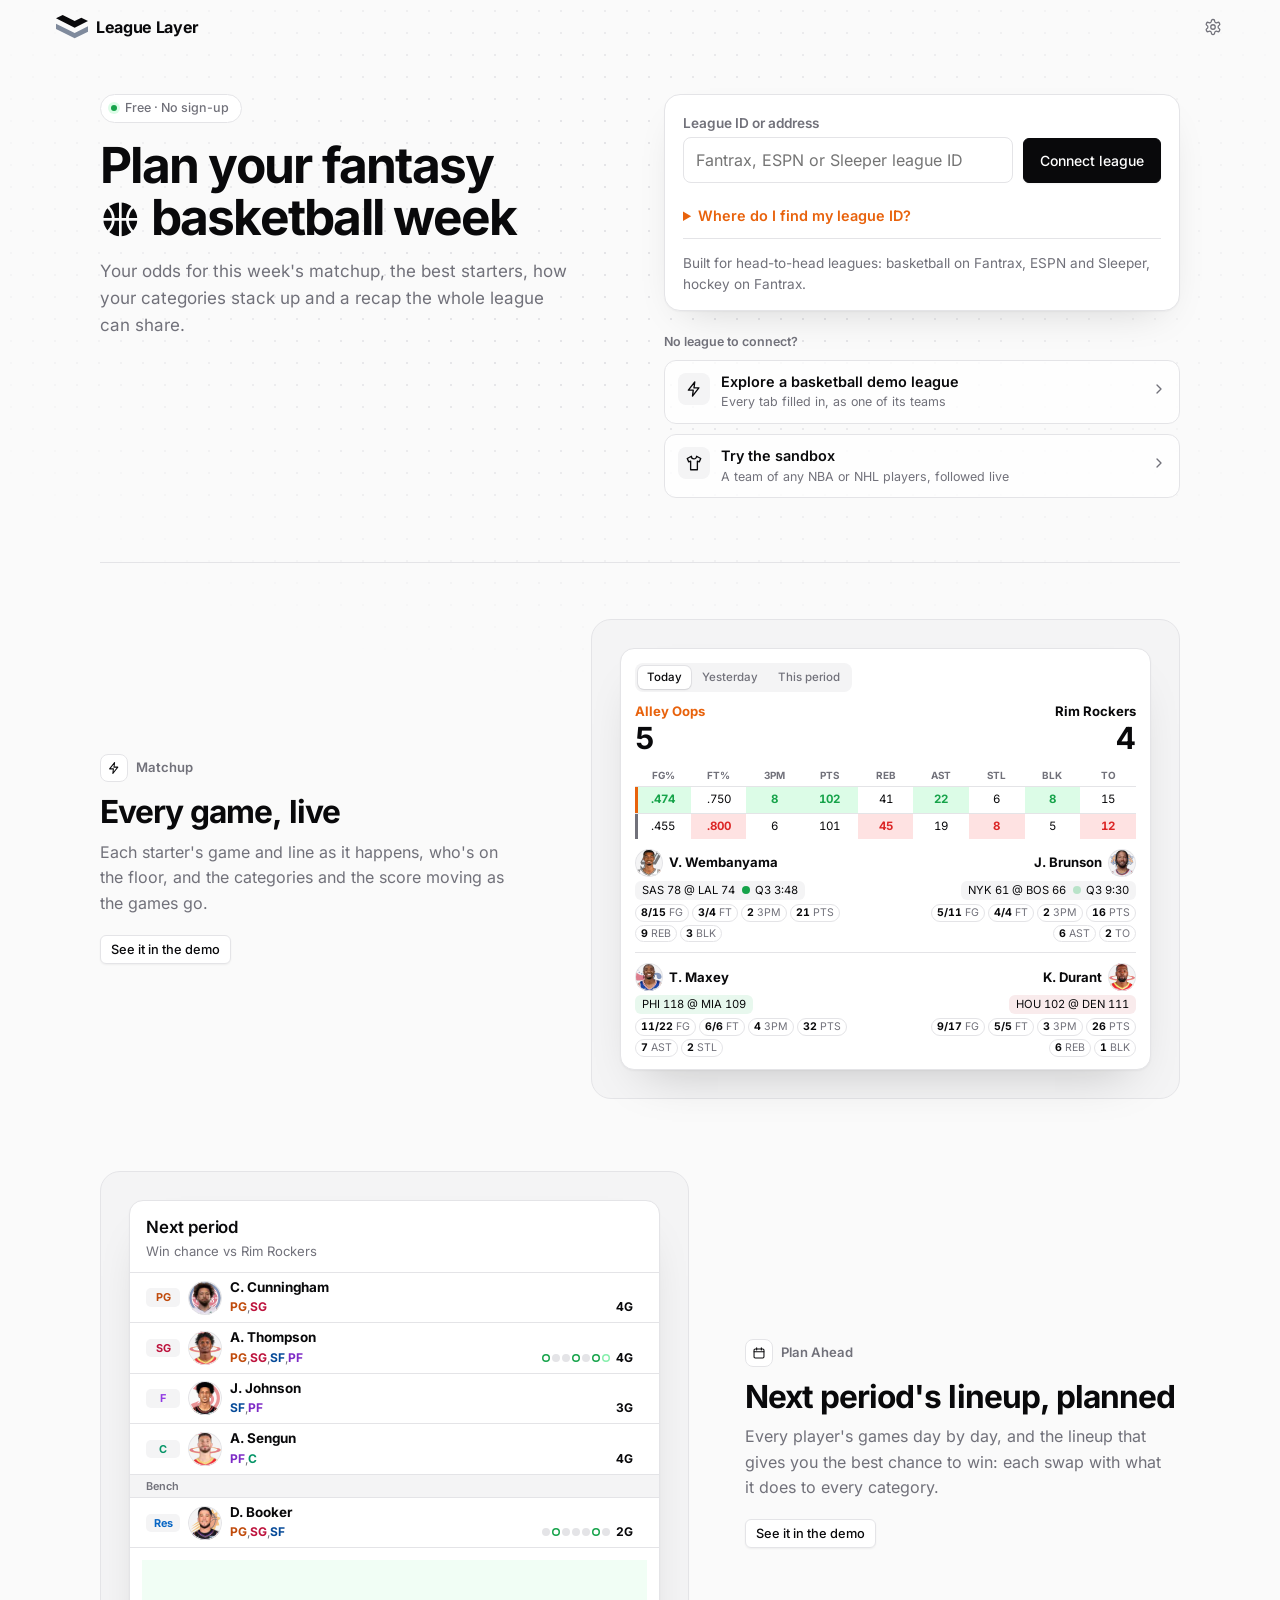
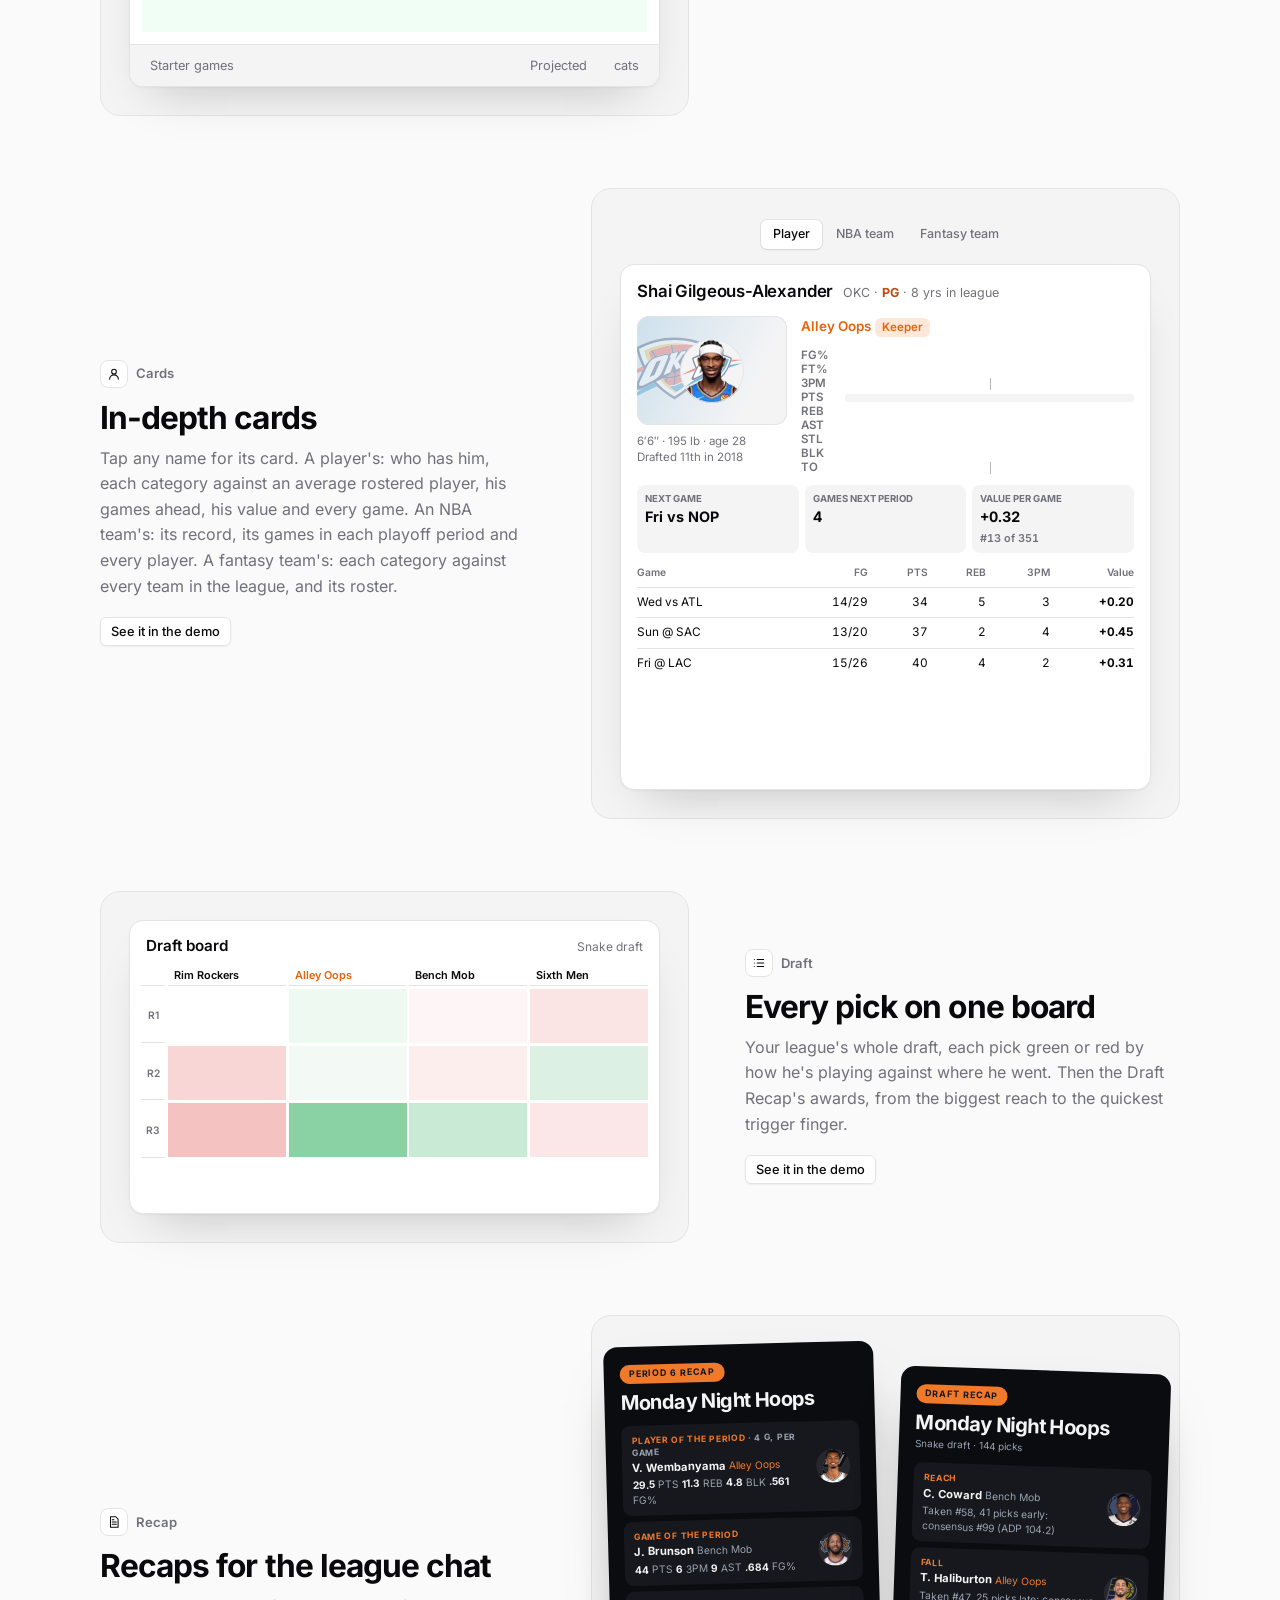
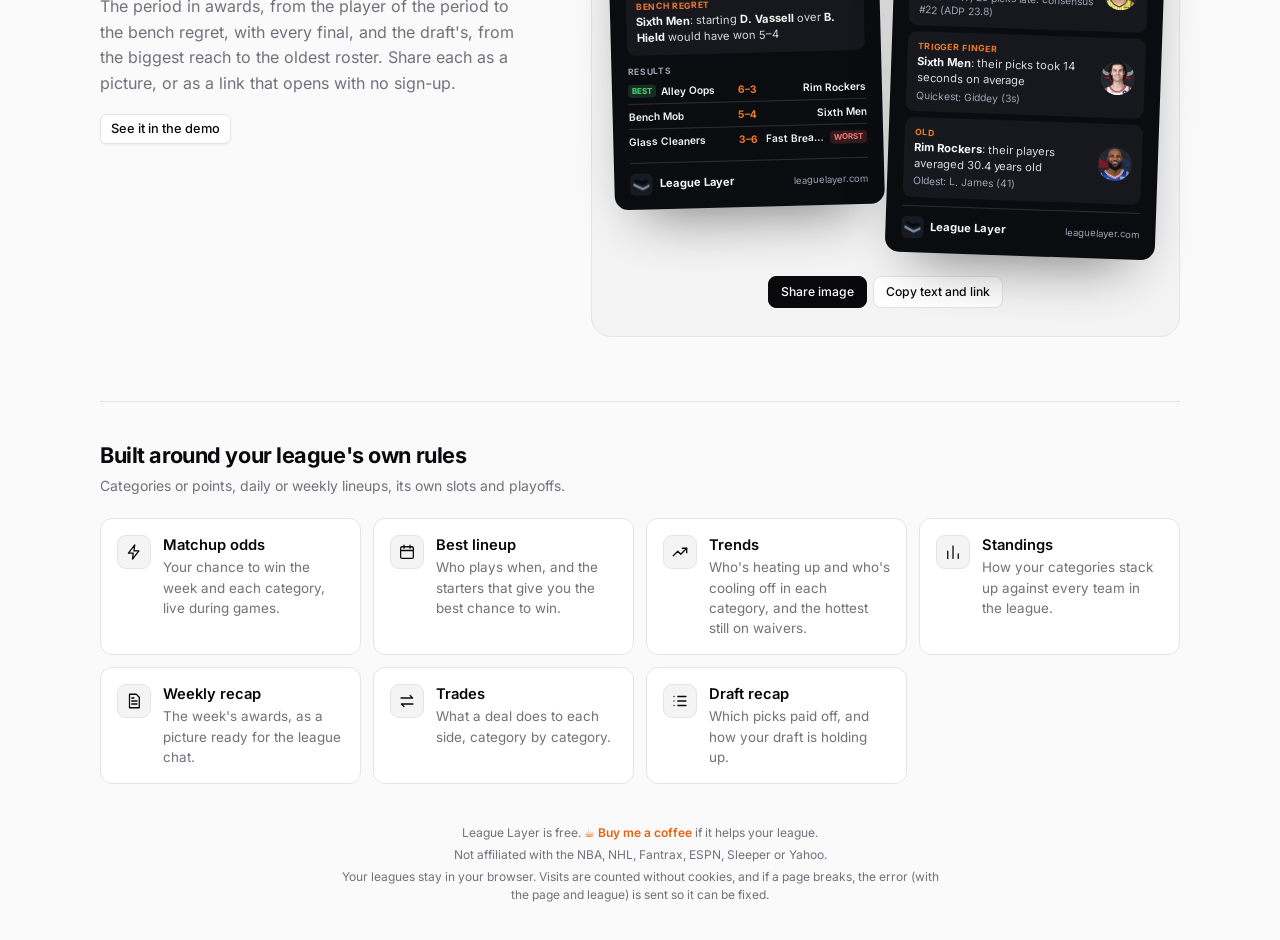
<file: index.html>
<!doctype html>
<html lang="en">
<head>
  <meta charset="utf-8">
  <meta name="viewport" content="width=device-width, initial-scale=1">
  <!-- where the page may load from: a second guard behind esc(), so text a league's members type can never run as script
       (no inline script, the site's own files only). A new outside source (a photo server, a site's API) goes in here
       too, or browsers block it: a test checks every https:// address in js/ is listed, and a blocked one is in the error log -->
  <meta http-equiv="Content-Security-Policy" content="default-src 'self'; script-src 'self' https://static.cloudflareinsights.com; style-src 'self' 'unsafe-inline'; img-src 'self' data: blob: https://cdn.nba.com https://a.espncdn.com https://flagcdn.com; font-src 'self'; connect-src 'self' https://api.leaguelayer.com https://www.fantrax.com https://api.sleeper.app https://lm-api-reads.fantasy.espn.com https://site.api.espn.com https://cloudflareinsights.com; manifest-src 'self'; object-src 'none'; base-uri 'self'; form-action 'self'">
  <title>League Layer</title>
  <meta name="description" content="Plan your fantasy basketball or hockey week: matchup odds, the best starters, how your categories stack up and a weekly recap for the whole league. Free, no sign-up.">
  <!-- what a shared link shows (Discord, iMessage, Reddit, X...): crawlers don't run the script, so every address shows this; the picture is drawn by scripts/build_icons.py -->
  <meta property="og:type" content="website">
  <meta property="og:site_name" content="League Layer">
  <meta property="og:title" content="League Layer: plan your fantasy basketball or hockey week">
  <meta property="og:description" content="Your odds for this week's matchup, the best starters, how your categories stack up and a weekly recap for the whole league. Free, no sign-up.">
  <meta property="og:url" content="https://leaguelayer.com/">
  <meta property="og:image" content="https://leaguelayer.com/icons/og.png">
  <meta property="og:image:type" content="image/png">
  <meta property="og:image:width" content="1200">
  <meta property="og:image:height" content="630">
  <meta property="og:image:alt" content="League Layer: this week's win odds and each category, yours against your opponent's">
  <meta name="twitter:card" content="summary_large_image">
  <link rel="icon" href="data:image/svg+xml,<svg xmlns='http://www.w3.org/2000/svg' viewBox='6 9.5 52 52'><style>.a{fill:%23161a22}@media (prefers-color-scheme:dark){.a{fill:%23ffffff}}</style><polygon class='a' points='36,37 56,27 46,22 36,27 18,18 8,23'/><polygon fill='%237f8a9c' points='8,31 36,45 56,35 56,43 36,53 8,39'/></svg>">
  <!-- on a phone's home screen: full screen, with its own icon and name -->
  <link rel="manifest" href="manifest.webmanifest">
  <link rel="apple-touch-icon" href="icons/apple-touch-icon.png">
  <meta name="mobile-web-app-capable" content="yes">
  <meta name="apple-mobile-web-app-capable" content="yes">
  <meta name="apple-mobile-web-app-title" content="League Layer">
  <meta name="apple-mobile-web-app-status-bar-style" content="default">
  <meta name="theme-color" content="#ffffff" media="(prefers-color-scheme: light)">
  <meta name="theme-color" content="#141416" media="(prefers-color-scheme: dark)">
  <!-- ?v= is stamped with each deploy's version, so a refresh always fetches the new files -->
  <link rel="preload" href="fonts/inter-latin.woff2" as="font" type="font/woff2" crossorigin>
  <link rel="stylesheet" href="styles.css?v=__BUILD__">
</head>
<body>
  <!-- the league on the left; the team picker and settings on the right -->
  <div class="head">
    <div class="head-inner">
      <div id="leagueMenu"></div>
      <div class="top-right"><div id="teamMenu"></div><div id="gearMenu"></div></div>
    </div>
  </div>
  <!-- the sections: a row of tabs under the head, and on phones a bar along the bottom -->
  <header class="topbar">
    <div class="topbar-inner"><nav class="tabs" id="tabs" aria-label="Sections"></nav></div>
  </header>
  <div id="ctxBar" class="ctx" hidden><div class="ctx-inner"><div class="ctx-meta" id="ctxMeta"></div></div></div>

  <main id="view" class="container" tabindex="-1"><div class="card"><div class="empty loading" role="status"><svg class="ll-loader" viewBox="4 14 56 40" aria-hidden="true"><polygon class="ll-edge" points="8,30 36,44 56,34 56,40 36,50 8,36"/><polygon class="ll-main" points="36,40 56,30 44,24 36,28 20,20 8,26"/></svg><strong>Loading…</strong></div></div></main>

  <footer class="site-foot">
    <p>League Layer is free. <a href="https://ko-fi.com/leaguelayerdev" target="_blank" rel="noopener">☕ Buy me a coffee</a> if it helps your league.</p>
    <p>Not affiliated with the NBA, NHL, Fantrax, ESPN, Sleeper or Yahoo.</p>
    <p>Your leagues stay in your browser. Visits are counted without cookies, and if a page breaks, the error (with the page and league) is sent so it can be fixed.</p>
  </footer>

  <dialog id="detailDialog" class="modal modal-lg" aria-labelledby="detailTitle">
    <div class="modal-head">
      <h2 class="detail-title" id="detailTitle"></h2>
      <button type="button" class="icon-btn" data-action="close-detail" aria-label="Close">✕</button>
    </div>
    <div class="modal-body" id="detailBody"></div>
  </dialog>

  <dialog id="infoDialog" class="modal info-modal" aria-labelledby="infoTitle">
    <div class="modal-head">
      <h2 id="infoTitle">How this works</h2>
      <button type="button" class="icon-btn" data-action="close-info" aria-label="Close">✕</button>
    </div>
    <div class="modal-body prose" id="infoBody"></div>
  </dialog>

  <dialog id="confirmDialog" class="modal modal-sm">
    <form method="dialog">
      <div class="modal-body">
        <h2 id="confirmTitle">Are you sure?</h2>
        <p id="confirmBody" class="muted"></p>
      </div>
      <div class="modal-foot">
        <button class="btn ghost" value="cancel">Cancel</button>
        <button class="btn primary" value="ok" id="confirmOk">Confirm</button>
      </div>
    </form>
  </dialog>

  <dialog id="backupDialog" class="modal">
    <div class="modal-head">
      <h2>Backup &amp; restore</h2>
      <button type="button" class="icon-btn" data-action="close-backup" aria-label="Close">✕</button>
    </div>
    <div class="modal-body">
      <p class="muted small" style="margin-top:0">Copy this text and keep it somewhere safe. To restore, paste a backup here and choose Restore.</p>
      <label class="field" for="backupText">Backup data<textarea id="backupText" rows="8" spellcheck="false"></textarea></label>
    </div>
    <div class="modal-foot">
      <button type="button" class="btn ghost" data-action="restore-backup">Restore from this text</button>
      <button type="button" class="btn primary" data-action="copy-backup">Copy backup</button>
    </div>
  </dialog>

  <input type="file" id="importFile" accept="application/json,.json" hidden>
  <div id="toast" class="toast" role="status" aria-live="polite"></div>
  <div id="tip" class="tip" role="tooltip" hidden></div>

  <!-- one script, split into files that share a scope: keep this order -->
  <script src="js/sports.js?v=__BUILD__"></script>
  <script src="js/nicknames.js?v=__BUILD__"></script>
  <script src="js/core.js?v=__BUILD__"></script>
  <script src="js/nba.js?v=__BUILD__"></script>
  <script src="js/info.js?v=__BUILD__"></script>
  <script src="js/fantrax.js?v=__BUILD__"></script>
  <script src="js/espn.js?v=__BUILD__"></script>
  <script src="js/sleeper.js?v=__BUILD__"></script>
  <script src="js/football.js?v=__BUILD__"></script>
  <script src="js/yahoo.js?v=__BUILD__"></script>
  <script src="js/render.js?v=__BUILD__"></script>
  <script src="js/history.js?v=__BUILD__"></script>
  <script src="js/views.js?v=__BUILD__"></script>
  <script src="js/dashboard.js?v=__BUILD__"></script>
  <script src="js/players.js?v=__BUILD__"></script>
  <script src="js/matchups.js?v=__BUILD__"></script>
  <script src="js/roto.js?v=__BUILD__"></script>
  <script src="js/recap.js?v=__BUILD__"></script>
  <script src="js/trends.js?v=__BUILD__"></script>
  <script src="js/share.js?v=__BUILD__"></script>
  <script src="js/live.js?v=__BUILD__"></script>
  <script src="js/draft.js?v=__BUILD__"></script>
  <script src="js/leagues.js?v=__BUILD__"></script>
  <script src="js/sandbox.js?v=__BUILD__"></script>
  <script src="js/actions.js?v=__BUILD__"></script>
</body>
</html>
</file>
<file: styles.css>
:root {
  --bg: #fafafa;
  --surface: #ffffff;
  --surface-2: #f4f4f5;
  --hs-wash: rgb(244 244 245 / .48); /* --surface-2, see-through: fades the logo behind a round photo */
  --border: #e4e4e7;
  --text: #09090b;
  --muted: #71717a;
  --accent: #e8620c;
  --accent-soft: #fde8d9;
  --accent-text: #ffffff;
  --good: #16a34a;
  --good-soft: #dcfce7;
  --bad: #dc2626;
  --bad-soft: #fee2e2;
  --warn: #b45309;
  --warn-soft: #fef3c7;
  --info: #2563eb; /* Drafted */
  --info-soft: #dbeafe;
  --shadow: 0 1px 2px 0 rgb(0 0 0 / .05);
  --ring: #a1a1aa; /* focus rings */
  --radius: 12px;
  --b2b: #eab308;
  --b2b-ring: #86efac; /* back-to-back nights: a lighter green ring */
  color-scheme: light;
}

@media (prefers-color-scheme: dark) {
  :root:not([data-theme="light"]) {
    --bg: #09090b;
    --surface: #141416; /* a step off the page, as white is off light grey */
    --surface-2: #202024;
    --hs-wash: rgb(32 32 36 / .48);
    --border: #2c2c31;
    --text: #fafafa;
    --muted: #a1a1aa;
    --accent: #f97316;
    --accent-soft: #3a2414;
    --accent-text: #161a22;
    --good: #4ade80;
    --good-soft: #052e16;
    --bad: #f87171;
    --bad-soft: #450a0a;
    --warn: #fbbf24;
    --warn-soft: #422006;
    --info: #60a5fa;
    --info-soft: #172554;
    --shadow: none;
    --ring: #52525b;
    --b2b: #facc15;
    --b2b-ring: #15803d;
    color-scheme: dark;
  }
}

:root[data-theme="dark"] {
  --b2b: #facc15;
  --b2b-ring: #15803d;
  --bg: #09090b;
  --surface: #141416; /* a step off the page, as white is off light grey */
  --surface-2: #202024;
  --hs-wash: rgb(32 32 36 / .48);
  --border: #2c2c31;
  --text: #fafafa;
  --muted: #a1a1aa;
  --accent: #f97316;
  --accent-soft: #3a2414;
  --accent-text: #161a22;
  --good: #4ade80;
  --good-soft: #052e16;
  --bad: #f87171;
  --bad-soft: #450a0a;
  --warn: #fbbf24;
  --warn-soft: #422006;
  --info: #60a5fa;
  --info-soft: #172554;
  --shadow: none;
  --ring: #52525b;
  color-scheme: dark;
}

/* Inter, served from the site (fonts/, its license in fonts/OFL.txt): latin, and the accented letters of names like Dončić */
@font-face { font-family: 'Inter'; font-style: normal; font-weight: 400 700; font-display: swap; src: url(fonts/inter-latin.woff2) format('woff2');
  unicode-range: U+0000-00FF, U+0131, U+0152-0153, U+02BB-02BC, U+02C6, U+02DA, U+02DC, U+0304, U+0308, U+0329, U+2000-206F, U+20AC, U+2122, U+2191, U+2193, U+2212, U+2215, U+FEFF, U+FFFD; }
@font-face { font-family: 'Inter'; font-style: normal; font-weight: 400 700; font-display: swap; src: url(fonts/inter-latin-ext.woff2) format('woff2');
  unicode-range: U+0100-02BA, U+02BD-02C5, U+02C7-02CC, U+02CE-02D7, U+02DD-02FF, U+0304, U+0308, U+0329, U+1D00-1DBF, U+1E00-1E9F, U+1EF2-1EFF, U+2020, U+20A0-20AB, U+20AD-20C4, U+2113, U+2C60-2C7F, U+A720-A7FF; }

* { box-sizing: border-box; }
html { -webkit-text-size-adjust: 100%; -webkit-tap-highlight-color: transparent; }
/* a section that opens on a tap: one chevron for all of them, pointing down and turning over when open */
:root { --chev: url("data:image/svg+xml,%3Csvg xmlns='http://www.w3.org/2000/svg' viewBox='0 0 24 24' fill='none' stroke='%23000' stroke-width='2' stroke-linecap='round' stroke-linejoin='round'%3E%3Cpath d='m6 9 6 6 6-6'/%3E%3C/svg%3E"); }
.gear-adv > summary::after, .card.rollable > .card-head > h2::after {
  content: ''; flex: none; width: 18px; height: 18px; background: var(--muted);
  -webkit-mask: var(--chev) center / contain no-repeat; mask: var(--chev) center / contain no-repeat; transition: transform .2s ease;
}
.gear-adv[open] > summary::after, .card.rollable:not(.rolled) > .card-head > h2::after { transform: rotate(180deg); }
@keyframes fold-in { from { opacity: 0; transform: translateY(-4px); } }
@media (prefers-reduced-motion: no-preference) {
  .gear-adv[open] > :not(summary), .card.rollable:not(.rolled) > :not(.card-head) { animation: fold-in .18s ease; }
}
body {
  margin: 0;
  background: var(--bg);
  color: var(--text);
  font: 14px/1.5 "Inter", ui-sans-serif, system-ui, -apple-system, "Segoe UI", Roboto, sans-serif;
  font-feature-settings: "cv11", "ss01"; -webkit-font-smoothing: antialiased;
}
h1, h2, h3 { line-height: 1.25; margin: 0; }
h1 { font-size: 1.6rem; font-weight: 700; letter-spacing: -.025em; }
h2 { font-size: 1rem; font-weight: 600; letter-spacing: -.01em; }
h3 { font-size: 1rem; font-weight: 600; }
a { color: var(--accent); }
.num, td.num, th.num { font-variant-numeric: tabular-nums; text-align: right; }
.muted { color: var(--muted); }
.small { font-size: .85rem; }

/* ---------- Head: the league on the left, the team picker and settings on the right ---------- */
.head { position: relative; z-index: 11; background: var(--surface); } /* (its menus open over the tabs) */
.head-inner {
  max-width: 1200px; margin: 0 auto; min-height: 46px;
  padding: 8px max(12px, env(safe-area-inset-right, 0px)) 0 max(8px, env(safe-area-inset-left, 0px));
  display: flex; align-items: center; justify-content: space-between; gap: 8px;
}
.hd-ico { width: 18px; height: 18px; flex: none; fill: none; stroke: currentColor; stroke-width: 1.7; stroke-linecap: round; stroke-linejoin: round; }
.head .icon-btn { display: grid; place-items: center; border-color: transparent; box-shadow: none; color: var(--muted); }
.head .icon-btn:hover { color: var(--text); }
/* the team picker: a jersey, and the team's name where there's room */
#teamMenu { position: relative; min-width: 0; }
.tm > summary { list-style: none; display: flex; align-items: center; gap: 7px; height: 30px; padding: 0 9px; max-width: 260px; border-radius: 6px; cursor: pointer; color: var(--muted); font-size: .875rem; font-weight: 500; }
.tm > summary::-webkit-details-marker { display: none; }
.tm > summary:hover, .tm[open] > summary { background: var(--surface-2); color: var(--text); }
.tm-name { color: var(--text); overflow: hidden; text-overflow: ellipsis; white-space: nowrap; }
.tm.viewing > summary { box-shadow: inset 0 0 0 1px var(--border); }
.tm-pop { max-height: calc(100vh - 80px); overflow-y: auto; }
.tm-you { margin-left: 4px; font-size: .72rem; font-weight: 500; color: var(--muted); }

/* ---------- Tabs ---------- */
.topbar {
  position: sticky; top: env(safe-area-inset-top, 0px); z-index: 10;
  background: color-mix(in srgb, var(--surface) 85%, transparent); backdrop-filter: saturate(1.4) blur(8px);
  border-bottom: 1px solid var(--border);
}
/* one slim bar that stays put: the tabs (they scroll sideways if needed) */
.topbar-inner {
  max-width: 1200px; margin: 0 auto;
  padding-left: max(8px, env(safe-area-inset-left, 0px)); padding-right: max(12px, env(safe-area-inset-right, 0px));
  display: flex; align-items: center; gap: 8px;
}
.tabs {
  flex: 1; min-width: 0;
  display: flex; gap: 2px; overflow-x: auto; scrollbar-width: none;
}
.tabs::-webkit-scrollbar { display: none; }
.tabs a {
  padding: 13px 12px 11px; white-space: nowrap; text-decoration: none;
  color: var(--muted); font-weight: 500; font-size: .875rem;
  border-bottom: 2px solid transparent;
}
.tabs a:hover { color: var(--text); }
.tabs a.active { color: var(--text); border-bottom-color: var(--text); }
/* (the icons, and More with the sections past the first four, are the phone's bottom bar) */
.tab-ico, .tab-more { display: none; }
.tabs-extra { display: contents; }

.container {
  max-width: 1200px; margin: 0 auto; padding-block: 20px 32px; outline: none;
  padding-left: max(16px, env(safe-area-inset-left, 0px)); padding-right: max(16px, env(safe-area-inset-right, 0px));
}
/* the small print under every page: not affiliated, and what's kept and sent */
.site-foot { max-width: 640px; margin: 0 auto; padding: 0 16px 32px; text-align: center; font-size: .75rem; line-height: 1.5; color: var(--muted); }
.site-foot p { margin: 0 0 4px; }
.site-foot a { color: var(--accent); font-weight: 600; text-decoration: none; }
.site-foot a:hover { text-decoration: underline; }
.top-right { display: flex; align-items: center; gap: 10px; flex: none; }
.top-right .icon-btn { width: 30px; height: 30px; }
/* settings gear */
#gearMenu { position: relative; }
.gear > summary { list-style: none; }
.gear > summary::-webkit-details-marker { display: none; }
.head .gear[open] > summary { background: var(--surface-2); color: var(--text); }
.gear-pop { position: absolute; right: 0; top: calc(100% + 6px); z-index: 20; width: 300px; max-width: calc(100vw - 16px); max-height: calc(100vh - 70px); overflow-y: auto; background: var(--surface); border: 1px solid var(--border); border-radius: 12px; box-shadow: 0 10px 30px rgba(16, 24, 40, .18); padding: 6px; }
/* every row: icon, label (small print under it), then a switch or menu at the right */
.gear-pop .lm-sec:not(:first-child) { margin-top: 6px; padding-top: 12px; border-top: 1px solid var(--border); }
.gear-pop .gear-item, .gear-pick { display: flex; align-items: flex-start; gap: 10px; }
.gear-pop .lm-ico { margin: 1px 0 0; flex: none; }
.gear-text { flex: 1; min-width: 0; }
.gear-row { padding: 4px 10px; font-size: .9rem; color: var(--text); }
.gear-pick { align-items: center; }
.gear-pick .lm-ico { margin-top: 0; }
.gear-pick .gear-text { display: inline-flex; align-items: center; gap: 2px; white-space: nowrap; }
.gear-pick .ctx-team { padding-block: 5px; flex: none; max-width: 150px; }
.gear-adv { margin-top: 6px; border-top: 1px solid var(--border); }
.gear-adv > summary { cursor: pointer; list-style: none; display: flex; align-items: center; justify-content: space-between; padding-bottom: 8px; }
.gear-adv > summary::-webkit-details-marker { display: none; }
.gear-info { display: grid; gap: 2px; margin-top: 6px; padding: 8px 10px 4px; border-top: 1px solid var(--border); font-size: .76rem; color: var(--muted); }
.gear-info > div { display: flex; align-items: center; gap: 2px; min-height: 22px; }
.lm-ico { width: 17px; height: 17px; margin: 0 8px 0 0; vertical-align: -3px; fill: none; stroke: var(--muted); stroke-width: 1.8; stroke-linecap: round; stroke-linejoin: round; }
.lm-item.danger .lm-ico { stroke: var(--bad); }
.gear-sub { display: block; font-size: .76rem; color: var(--muted); font-weight: 400; margin-top: 1px; overflow-wrap: anywhere; }
.gear-toggle .gear-switch { align-self: center; }
.gear-switch { width: 34px; height: 20px; border-radius: 10px; background: var(--border); position: relative; flex: none; transition: background .15s; }
.gear-switch::after { content: ""; position: absolute; top: 2px; left: 2px; width: 16px; height: 16px; border-radius: 50%; background: var(--surface); box-shadow: 0 1px 2px rgba(0, 0, 0, .25); transition: left .15s; }
.gear-switch.on { background: var(--accent); }
.gear-switch.on::after { left: 16px; }
.ctx-meta[hidden] { display: none; }

.modal-sm { width: min(420px, calc(100vw - 24px)); }
.modal-sm h2 { margin-bottom: 6px; }
.modal-sm p { margin: 0; }
#backupText { font: 12px/1.4 ui-monospace, Consolas, monospace; word-break: break-all; }

/* ---------- Generic ---------- */
.page-head {
  display: flex; flex-wrap: wrap; align-items: flex-end; justify-content: space-between;
  gap: 12px; margin-bottom: 16px;
}
.page-head p { margin: 4px 0 0; color: var(--muted); font-size: .875rem; }
.page-sub { margin: 0 0 14px; color: var(--muted); font-size: .9rem; }
.page-sub-row { display: flex; flex-wrap: wrap; align-items: center; gap: 8px 14px; margin: 0 0 14px; }
.page-sub-row .page-sub { margin: 0; }
.actions { display: flex; flex-wrap: wrap; gap: 8px; }

.card {
  background: var(--surface); border: 1px solid var(--border);
  border-radius: var(--radius); box-shadow: var(--shadow);
  padding: 20px 22px; min-width: 0;
}
.card + .card { margin-top: 16px; }
/* side-by-side cards line up: grids space them with gap instead */
.trade-grid > .card + .card, .awards > .card + .card { margin-top: 0; }
.card-head { display: flex; justify-content: space-between; align-items: center; gap: 8px; margin-bottom: 14px; flex-wrap: wrap; }

.grid { display: grid; gap: 16px; }

/* Matchup tab: the matchup at full width */
.dash-grid { display: grid; gap: 16px; grid-template-columns: minmax(0, 1fr); max-width: 920px; margin: 0 auto; } /* two lineups read best close together */
.dash-grid > .card + .card { margin-top: 0; }
.waiver-line { margin: 12px 0 0; }
/* its full-screen button (top right, as tall as the toggle's line), and full screen: the card alone, the page's head, tabs,
   notes and footer hidden (dashFull) */
.mu-full-btn { display: inline-grid; place-items: center; width: 30px; height: 30px; padding: 0; margin: -4px -6px -4px 6px; border: 0; border-radius: 6px; background: none; color: var(--muted); cursor: pointer; flex: none; }
.mu-full-btn:hover { background: var(--surface-2); color: var(--text); }
.mu-full-ico { width: 18px; height: 18px; fill: none; stroke: currentColor; stroke-width: 1.8; stroke-linecap: round; stroke-linejoin: round; }
body:has(.mu-card.full) :is(.head, .topbar, #ctxBar, .site-foot) { display: none; }
body:has(.mu-card.full) { padding-bottom: env(safe-area-inset-bottom, 0px); } /* (phones: no tab bar to make room for) */
body:has(.mu-card.full) .container { padding-top: max(12px, env(safe-area-inset-top, 0px)); }
/* the Dashboard's matchup: a scoreboard, who leads each category, then both lineups slot by slot (you on the left) */
.mu-board { margin-bottom: 12px; display: grid; grid-template-columns: minmax(0, 1fr) auto minmax(0, 1fr); align-items: end; gap: 10px; }
.mu-team { min-width: 0; }
.mu-team.right { text-align: right; }
.mu-name { font-weight: 700; overflow: hidden; text-overflow: ellipsis; white-space: nowrap; }
.mu-name > .team-link { max-width: 100%; overflow: hidden; text-overflow: ellipsis; vertical-align: bottom; } /* (its own "…": a long name was cut mid-word at the screen's edge) */
.mu-team:not(.right) .mu-name { color: var(--accent); }
.mu-line { display: flex; align-items: center; gap: 8px; }
.mu-team.right .mu-line { flex-direction: row-reverse; }
.mu-pace { display: flex; gap: 6px; align-items: center; }
.mu-team.right .mu-pace { flex-direction: row-reverse; }
.mu-pc { display: inline-flex; align-items: center; gap: 5px; font-size: .74rem; padding: 1px 7px; border-radius: 999px; background: var(--surface-2); color: var(--text); font-variant-numeric: tabular-nums; white-space: nowrap; }
.mu-pc svg { color: var(--muted); }
.mu-score { font-size: 2.2rem; font-weight: 800; line-height: 1.1; font-variant-numeric: tabular-nums; }
.mu-when { margin: -4px 0 10px; }
.mu-cats-wrap { overflow-x: auto; margin: 0 0 12px; }
.mu-cats { width: 100%; border-collapse: collapse; font-size: .82rem; font-variant-numeric: tabular-nums; table-layout: fixed; }
.mu-cats th, .mu-cats td { padding: 4px 2px; text-align: center; border-bottom: 1px solid var(--border); }
.mu-cats thead th { color: var(--muted); font-weight: 700; font-size: .72rem; }
.mu-cats tr.pf-me td:first-child { box-shadow: inset 3px 0 0 var(--accent); }
.mu-cats tr.mu-opp td:first-child { box-shadow: inset 3px 0 0 var(--muted); }
.mu-cats td.mu-lead { font-weight: 800; color: var(--good); background: var(--good-soft); }
.mu-cats tr.mu-opp td.mu-lead { color: var(--bad); background: var(--bad-soft); }
.mu-rows { border-top: 1px solid var(--border); }
.mu-row { display: grid; grid-template-columns: minmax(0, 1fr) 40px minmax(0, 1fr); border-bottom: 1px solid var(--border); }
.mu-row.day { grid-template-columns: minmax(0, 1fr) minmax(0, 1fr); gap: 8px; }
.mu-none { margin: 10px 0 0; }
.mu-slot { display: grid; place-items: center; }
.mu-slot .slot-label { min-width: 0; padding: 2px 4px; font-size: .7rem; }
.mu-p { min-width: 0; padding: 8px 4px; display: flex; flex-direction: column; gap: 4px; }
.mu-p.right { align-items: flex-end; text-align: right; }
.mu-p.right .bplayer { flex-direction: row-reverse; }
.mu-p .bname .pname { overflow: hidden; text-overflow: ellipsis; white-space: nowrap; min-width: 0; }
/* a name and its tags (Bench, Out) on one line, the name shortening first: every row's name sits at the same height */
.mu-p .bname { flex-wrap: nowrap; min-width: 0; }
.mu-p .bname .badge { flex: none; }
/* the right side: the name row as wide as its cell (not its contents), hugging the photo, so a long one shortens instead of
   spilling into the left side */
.mu-p.right .bplayer { align-self: stretch; }
.mu-p.right .bname { justify-content: flex-end; }
.mu-row.bench .mu-p, .mu-p.bench, .mu-p.out { opacity: .62; }
.mu-game { font-size: .78rem; color: var(--muted); }
.mu-game b { color: var(--bad); }
/* the game itself, in a bubble as on Fantrax: "DET 144 @ WAS 140", the clock while it's on, the tip-off before; a final
   faintly green or red for his team's win or loss */
.game-pill { display: inline-block; max-width: 100%; padding: 1px 7px; border-radius: 6px; background: var(--surface-2); color: var(--text);
  font-variant-numeric: tabular-nums; }
.game-pill.gp-w { background: color-mix(in srgb, var(--good-soft) 50%, var(--surface-2)); }
.game-pill.gp-l { background: color-mix(in srgb, var(--bad-soft) 50%, var(--surface-2)); }
.game-pill .gp-part { white-space: nowrap; }
.mu-chips { display: flex; flex-wrap: wrap; gap: 3px; }
.mu-p.right .mu-chips { justify-content: flex-end; }
.mu-chip { font-size: .72rem; padding: 1px 6px; border: 1px solid var(--border); border-radius: 999px; white-space: nowrap; color: var(--muted); }
.mu-chip b { color: var(--text); font-variant-numeric: tabular-nums; }
.mu-chip.fp { border-color: var(--muted); }
/* a live update: the bubble that moved flashes green (helps) or red (hurts), then fades back */
.mu-chip.flash-good { animation: chip-good 2.4s ease-out; }
.mu-chip.flash-bad { animation: chip-bad 2.4s ease-out; }
@keyframes chip-good { 0%, 35% { background: var(--good-soft); border-color: var(--good); color: var(--good); } }
@keyframes chip-bad { 0%, 35% { background: var(--bad-soft); border-color: var(--bad); color: var(--bad); } }
.mu-bench-btn { margin-top: 10px; }
/* Standings' Moves this period, team by team */
.mv-teams { display: grid; gap: 10px 16px; grid-template-columns: repeat(auto-fill, minmax(240px, 1fr)); }
.mv-name { font-weight: 700; font-size: .9rem; margin-bottom: 4px; overflow: hidden; text-overflow: ellipsis; white-space: nowrap; }
.mv-team.me .mv-name { color: var(--accent); }
.mv-list { list-style: none; margin: 0; padding: 0; display: grid; gap: 3px; font-size: .88rem; }
.mv { display: flex; align-items: center; gap: 6px; min-width: 0; }
.mv .inl-p, .mv-what { min-width: 0; overflow: hidden; text-overflow: ellipsis; white-space: nowrap; }
.mv-k { width: 16px; flex: none; text-align: center; font-weight: 800; }
.mv-add .mv-k { color: var(--good); }
.mv-drop .mv-k { color: var(--bad); }
.mv-drop .pname, .mv-away .pname { color: var(--muted); }
.mv-when { margin: 10px 0 0; }
.sr-only { position: absolute; width: 1px; height: 1px; overflow: hidden; clip: rect(0 0 0 0); white-space: nowrap; }
@media (max-width: 640px) {
  .mu-score { font-size: 1.8rem; }
  .mu-pace { flex-direction: column; gap: 3px; align-items: flex-start; } /* phones: stacked beside the score */
  .mu-team.right .mu-pace { flex-direction: column; align-items: flex-end; }
  .mu-row { grid-template-columns: minmax(0, 1fr) 30px minmax(0, 1fr); }
  .mu-row.day { grid-template-columns: minmax(0, 1fr) minmax(0, 1fr); gap: 8px; } /* (8 px: room for a game's bubble on one line) */
  /* phones: initial and last name (K. Towns), as Plan Ahead's lineups */
  .mu-p .n-full { display: none; }
  .mu-p .n-short { display: inline; }
  .mu-slot .slot-label { font-size: .62rem; padding: 2px 2px; }
  .mu-p { padding: 7px 2px; }
  /* phones: the card runs edge to edge, so a game on's green runs to the screen's edge too, not 16px short of it */
  .mu-cats { font-size: .74rem; }
  .mu-cats thead th { font-size: .64rem; }
}
/* full screen (dashFull, the owner's ask, Nov 2026): one plain sheet with no outline or lines between rows, a size up on a
   computer, and each player's full photo on his team's colors beside his name, game and line, as on his card (dashPhoto) */
body:has(.mu-card.full) { background: var(--surface); }
.mu-card.full, #view .mu-card.full { border: 0; box-shadow: none; border-radius: 0; background: none; }
.mu-card.full { padding: 0; }
.dash-grid:has(> .mu-card.full) { max-width: 1100px; }
.mu-card.full .mu-rows { border-top: 0; display: grid; gap: 4px; margin-top: 6px; }
.mu-card.full .mu-row { border-bottom: 0; }
.mu-card.full .mu-cats th, .mu-card.full .mu-cats td { border-bottom: 0; }
.mu-card.full .mu-cats tbody td { padding-block: 5px; }
/* (align-self: start: a player's box as tall as he needs, not stretched to the one beside him, whose extra height would
   go to the empty row under his name and game and push his line down to the bottom on a phone) */
.mu-card.full .mu-p { display: grid; grid-template-columns: auto minmax(0, 1fr); grid-template-rows: auto auto 1fr; gap: 4px 12px; align-items: start; align-self: start; padding: 6px 0; }
.mu-card.full .mu-p > .bplayer { display: contents; }
.mu-card.full .mu-p > .bplayer > :first-child { grid-row: 1 / -1; grid-column: 1; }
.mu-card.full .mu-p > :not(.bplayer), .mu-card.full .mu-p .bmain { grid-column: 2; min-width: 0; }
.mu-card.full .mu-p.right { grid-template-columns: minmax(0, 1fr) auto; }
.mu-card.full .mu-p.right > .bplayer > :first-child { grid-column: 2; }
.mu-card.full .mu-p.right > :not(.bplayer), .mu-card.full .mu-p.right .bmain { grid-column: 1; }
.mu-card.full .mu-p .bname { flex-wrap: wrap; } /* (a tag that doesn't fit beside the name goes under it: the photo takes room) */
.pc-photo.mu-ph { width: 112px; border-radius: 10px; cursor: pointer; }
@media (min-width: 641px) {
  .mu-card.full .mu-board { margin-bottom: 18px; }
  .mu-card.full .mu-name { font-size: 1.2rem; }
  .mu-card.full .mu-score { font-size: 3.2rem; }
  .mu-card.full .mu-pc { font-size: .86rem; padding: 2px 9px; }
  .mu-card.full .mu-cats { font-size: 1rem; }
  .mu-card.full .mu-cats thead th { font-size: .8rem; }
  .mu-card.full .mu-row { grid-template-columns: minmax(0, 1fr) 56px minmax(0, 1fr); }
  .mu-card.full .mu-row.day { grid-template-columns: minmax(0, 1fr) minmax(0, 1fr); gap: 40px; }
  .mu-card.full .mu-slot .slot-label { font-size: .8rem; padding: 3px 6px; }
  .mu-card.full .bname .pname { font-size: 1.1rem; }
  .mu-card.full .mu-game { font-size: .9rem; }
  .mu-card.full .mu-chips { gap: 4px; }
  .mu-card.full .mu-chip { font-size: .84rem; padding: 2px 8px; }
}
/* phones: a smaller photo beside the name and game, the line under both */
@media (max-width: 640px) {
  .pc-photo.mu-ph { width: 64px; border-radius: 8px; }
  .pc-photo.mu-ph.no-shot > .hs { transform: translate(-50%, -50%) scale(.62); }
  .mu-card.full .mu-p { column-gap: 8px; }
  .mu-card.full .mu-p > .mu-chips, .mu-card.full .mu-p.right > .mu-chips { grid-column: 1 / -1; }
}
/* roto (a league ranked over the season, no opponent: rotoStandingsCard, rotoBoard, rotoStandTable). After the full screen's
   rules, which the one-column rows must win over */
.mu-rows.solo .mu-row.day, .mu-card.full .mu-rows.solo .mu-row.day { grid-template-columns: minmax(0, 1fr); }
.mu-rows.solo .mu-row, .mu-card.full .mu-rows.solo .mu-row { grid-template-columns: 40px minmax(0, 1fr); }
.mu-rows.solo .mu-slot { order: -1; } /* (the lineup spot first, as a lineup reads) */
.mu-rt-games { margin-top: 4px; font-variant-numeric: tabular-nums; }
.mu-rt { margin-bottom: 12px; }
.rt-table th, .rt-table td { padding: 7px 6px; font-variant-numeric: tabular-nums; }
.rt-table thead th { font-size: .78rem; font-weight: 600; color: var(--muted); }
.rt-table .rt-team { white-space: nowrap; }
.rt-table .rt-team .team-link { max-width: 14rem; overflow: hidden; text-overflow: ellipsis; white-space: nowrap; vertical-align: bottom; }
.rt-c b, .rt-near b { display: block; }
.rt-tot { display: block; font-size: .72rem; color: var(--muted); }
/* the team that close: its own ellipsis, as a cut can't go into a button (teamLink), with any "+2" beside it whole */
.rt-who { display: flex; justify-content: flex-end; max-width: 9rem; margin-left: auto; font-size: .72rem; color: var(--muted); white-space: nowrap; }
.rt-who .team-link { min-width: 0; overflow: hidden; text-overflow: ellipsis; }
.rt-who > span { flex: none; margin-left: .3em; } /* (a space would be dropped at a flex item's start) */
.stat-boards.solo { grid-template-columns: minmax(0, 1fr); min-width: max(460px, calc(var(--cols, 0) * 50px)); }
.rt-finish { margin: 0 0 4px; }
.rt-pace { margin: 0 0 12px; }
@media (max-width: 640px) {
  .mu-rows.solo .mu-row { grid-template-columns: 30px minmax(0, 1fr); }
  .rt-who { max-width: 5.75rem; } /* (the five columns fit a 375 px phone) */
  .rt-table .rt-team .team-link { max-width: 8.5rem; } /* (more categories in view before the table scrolls) */
}
/* top performances */
/* Performances tables: 5 rows show, the rest scroll (fitPerfLists); the header, player and value columns stay put */
.perf-when { margin: 0 0 0 auto; text-align: right; }
/* the controls in one bar: groups sit side by side and wrap as a whole */
.perf-bar { display: flex; flex-wrap: wrap; align-items: center; gap: 8px 16px; margin: 0 0 10px; }
.perf-bar .perf-filters { margin: 0; }
.perf-bar .perf-q { flex: 0 1 220px; margin: 0; }
/* Filters: a button (with how many are on) that opens a panel under the bar */
.perf-filt-btn { display: inline-flex; align-items: center; gap: 6px; }
.perf-filt-btn b { font-weight: 700; }
.perf-panel { order: 10; flex: 1 0 100%; display: grid; gap: 10px; padding: 12px 14px; border: 1px solid var(--border); border-radius: var(--radius); background: var(--surface-2); }
.pp-row { display: flex; align-items: center; gap: 12px; flex-wrap: wrap; }
.pp-label { width: 52px; flex: none; font-size: .78rem; font-weight: 600; color: var(--muted); }
.pp-row .perf-filters { flex: 1; min-width: 0; }
.pp-foot { display: flex; justify-content: flex-end; align-items: center; gap: 14px; flex: none; margin-left: auto; } /* (at the end of the last row) */
.pp-row .perf-filters:has(+ .pp-foot) { flex: 0 1 auto; } /* (the last row's filters as wide as they are, Done right after the room) */
.link-btn.pp-clear, .link-btn.quiet { color: var(--muted); font-size: .85rem; } /* not orange: that's for your team */
/* a team's code (UTA, CLE) that opens its players: looks like the text around it until pointed at */
.link-btn.tm-link { color: inherit; font-weight: inherit; text-decoration: none; text-underline-offset: 2px; }
.link-btn.tm-link:hover { text-decoration: underline; }
/* a photo that opens the player's card (not one inside a trade list's checkbox row) */
[data-photo] { cursor: pointer; }
label [data-photo], #detailBody [data-photo] { cursor: inherit; }
/* a player's card title: his name, then who he is (team, number, positions, age, country, years), on the same line
   when it fits, else under it */
.detail-title:has(> .dt-name) { display: flex; flex-wrap: wrap; align-items: baseline; column-gap: 10px; row-gap: 1px; white-space: normal; }
.detail-title .dt-name { min-width: 0; max-width: 100%; overflow: hidden; text-overflow: ellipsis; white-space: nowrap; }
.detail-title .dt-bio { font-size: .82rem; font-weight: 400; color: var(--muted); }
.detail-title .dt-bit { white-space: nowrap; } /* (a player's: the line breaks between pieces, never inside one) */
.detail-title .dt-name .tlogo { vertical-align: -4px; margin-right: 2px; }
.detail-title .dt-rec { color: var(--text); font-weight: 600; } /* a team's record, after its code */
/* a fantasy team's "This week vs …": one piece, onto the next line whole where the line is full (a long name ends in …) */
.detail-title .dt-vs { display: inline-block; max-width: 100%; overflow: hidden; text-overflow: ellipsis; white-space: nowrap; vertical-align: bottom; }
/* (a team card's "This week vs" line no wider than the title, its opponent's name with its own "…": a long one ran under the close button, cut mid-word) */
.detail-title .dt-bio:has(.dt-vs) { min-width: 0; max-width: 100%; }
.detail-title .dt-vs:has(.team-link) { display: inline-flex; align-items: baseline; white-space: pre; }
.detail-title .dt-vs > .dt-rec { min-width: 0; overflow: hidden; }
.detail-title .dt-vs .team-link { max-width: 100%; overflow: hidden; text-overflow: ellipsis; vertical-align: bottom; }
/* an NBA (NHL, NFL) team's card: its title on one row, a bigger logo, the name (giving way when long), a line, then its record a
   touch bigger; then its tiles and its players */
.detail-title:has(> .dt-team) { flex-wrap: nowrap; align-items: center; column-gap: 0; padding-block: 4px; margin-block: -4px; } /* (room for the logo's 4 px above and below the line: the title hides what's past it, and cut the top and bottom off a logo that fills its square, Atlanta's) */
.detail-title .dt-name.dt-team { display: flex; align-items: center; white-space: normal; line-height: 1.2; overflow: visible; overflow-wrap: anywhere; } /* (visible: the logo's negative margins put it past the box, and hidden cut its top off) */ /* (a long name on two lines beside the logo, a phone's) */
.detail-title .dt-team .tlogo { flex: none; margin: -4px 8px -4px 0; }
.detail-title .dt-team-rec { flex: none; margin-left: 12px; padding-left: 12px; border-left: 1px solid var(--border); font-size: .95rem; line-height: 1.3; }
/* (phones: its playoff games on a row of their own under the name and record, which don't fit beside a long name) */
@media (max-width: 640px) {
  .detail-title:has(> .dt-team-po) { display: grid; grid-template-columns: auto auto; justify-content: start; align-items: center; row-gap: 4px; }
  .detail-title .dt-team-po { grid-column: 1 / -1; margin-left: 0; padding-left: 0; border-left: 0; font-size: .85rem; }
}
.proj-grid.tc-tiles { grid-template-columns: repeat(3, minmax(0, 1fr)); }
.tc-table td { vertical-align: middle; }
.tc-table td:first-child { width: 18px; padding-right: 0; }
@media (max-width: 640px) { .tc-table .show-sm { display: inline; } } /* (phones: whose he is after his positions) */
.detail-title .dt-bio .pt:not(.pc) { color: var(--text); } /* (a position with its lineup-spot color keeps it) */
/* the card's top: the photo, his fantasy team beside it, the tiles beside that (on a phone the tiles go under) */
.pc-top { display: flex; flex-wrap: wrap; align-items: flex-start; justify-content: flex-start; gap: 12px; }
.pc-top > .pc-photo, .pc-top > .hs { flex: none; }
.pc-who { flex: 0 1 190px; min-width: 120px; }
.pc-who .pc-owner:first-child { margin-top: 0; }
/* who he is under the photo, as wide as it (cardBio); each category against an average rostered player under his team (catProfile) */
.pc-side { flex: none; width: min-content; }
.pc-bio { margin: 8px 0 0; font-size: .8rem; line-height: 1.4; color: var(--muted); }
.pc-bio > span { display: block; }
.pc-prof { margin-top: 10px; }
.pc-who > .pc-prof:first-child { margin-top: 0; }
.cp-row { display: grid; grid-template-columns: 3.3em minmax(0, 1fr); align-items: center; gap: 6px; height: 14px; font-size: .72rem; }
.cp-k { color: var(--muted); font-weight: 600; }
.cp-bar { position: relative; height: 8px; background: var(--surface-2); border-radius: 3px; }
.cp-bar::after { content: ""; position: absolute; left: 50%; top: -2px; bottom: -2px; width: 1px; background: var(--muted); opacity: .5; }
.cp-fill { position: absolute; top: 0; bottom: 0; }
.cp-fill.up { left: 50%; background: var(--good); border-radius: 0 3px 3px 0; }
.cp-fill.down { right: 50%; background: var(--bad); border-radius: 3px 0 0 3px; }
.proj-grid.pc-tiles { flex: 1 1 300px; grid-template-columns: repeat(3, minmax(0, 1fr)); }
.pc-tiles .v .small { white-space: nowrap; } /* ("in 14 G" whole) */
/* phones: the game tiles three to a row (football's two), the value tiles two to the next, so no row has a hole; labels on
   two lines so the numbers line up. A team's card (.tc-tiles) draws its three game tiles the same way */
@media (max-width: 640px) {
  .pc-who { flex: 1 1 0; }
  .proj-grid.pc-tiles { flex-basis: 100%; display: flex; flex-wrap: wrap; }
  .proj-grid.tc-tiles { display: flex; flex-wrap: wrap; }
  :is(.pc-tiles, .tc-tiles) > .proj { flex: 1 1 22%; min-width: 0; padding: 8px 7px; }
  /* (Next game: as wide as its game on one line, "Wed vs MEM" too, which spilled out of a third of a 360 px phone; the
     other two take the rest, their labels still on two lines down to 360 px) */
  :is(.pc-tiles, .tc-tiles) > .proj:first-child { flex: 0 1 34%; min-width: min-content; }
  :is(.pc-tiles, .tc-tiles) > .proj:not(:first-child) { min-width: 5.1rem; } /* (a label's two words a line, "GAMES NEXT": narrower than 360 px, the third tile takes a row of its own instead) */
  .pc-tiles > .proj.pc-val { flex-basis: 45%; }
  :is(.pc-tiles, .tc-tiles) > .proj .k { font-size: .64rem; line-height: 1.25; } /* (> .proj: past .proj .k, further down) */
  :is(.pc-tiles, .tc-tiles) > .proj:not(.pc-val) .k { min-height: 2.5em; }
  :is(.pc-tiles, .tc-tiles) > .proj .v { font-size: .98rem; white-space: nowrap; }
  /* (Playoff games: a row of its own between them, its label and numbers on one line) */
  .pc-tiles > .proj.pc-po { flex-basis: 100%; display: flex; align-items: baseline; gap: 8px; }
  .pc-tiles > .proj.pc-po .k { min-height: 0; }
}
.link-btn.pp-clear:hover, .link-btn.quiet:hover { color: var(--text); text-decoration: underline; }
.seg button:disabled { opacity: .45; cursor: default; }
@media (max-width: 640px) { .pp-row { gap: 6px; } .pp-label { width: 100%; } .pp-foot { flex: 1 0 100%; } } /* (phones: Done under the filters) */
@media (max-width: 640px) { .perf-when { margin: 0; text-align: left; } .perf-bar { column-gap: 10px; } .perf-bar .perf-q { flex: 1 1 120px; } } /* phones: search, Filters and (i) on one line */
/* when: the menu, and Totals / Per game beside it (one row, phones too) */
.perf-when-pick { display: flex; align-items: center; gap: 8px; min-width: 0; }
.perf-when-pick .ctx-team { width: auto; min-width: 0; flex: 0 1 auto; }
.perf-when-pick .seg { flex: none; }
.flag { vertical-align: -2px; border-radius: 2px; box-shadow: 0 0 0 1px var(--border); }
.pc-owner { margin: 4px 0 0; font-size: .9rem; }
.pc-how { display: block; margin-top: 4px; font-size: .85rem; } /* how he joined: drafted, kept, added, traded */
.pc-rank { font-size: .78rem; color: var(--muted); font-weight: 600; margin-top: 2px; font-variant-numeric: tabular-nums; }
/* the season's games: five show, the rest scroll */
.pc-games-wrap { max-height: 300px; overflow-y: auto; }
/* the player card's two tables on one column grid: Season + GP as wide as Date + Matchup + W/L, the stat columns the same
   in both (a fixed layout splits what's left evenly), and room for the games' scrollbar kept in both */
.pc-log { table-layout: fixed; }
.pc-log th, .pc-log td { padding: 8px 6px; white-space: nowrap; } /* (14-35 on one line) */
.pc-log .c-label { width: 17%; }
.pc-log .c-gp { width: 7%; }
.pc-log .c-date { width: 12%; }
.pc-log .c-opp { width: 8%; }
.pc-log .c-wl { width: 4%; }
.pc-log td:first-child, .pc-log th:first-child { white-space: nowrap; overflow: hidden; text-overflow: ellipsis; }
.pc-log-wrap { overflow-y: auto; scrollbar-gutter: stable; }
.perf-q { display: block; width: 100%; max-width: 280px; margin: 0 0 8px; }
/* position and team menus look like the pills beside them, with a caret; each opens a box of choices, any number of them
   (teams in a grid); on phones the box hangs from the row, so it can't run off the screen */
.pm { position: relative; display: inline-flex; }
.pm-pop { position: absolute; left: 0; top: calc(100% + 6px); z-index: 20; display: flex; flex-wrap: wrap; gap: 6px; width: max-content; max-width: min(340px, calc(100vw - 32px)); padding: 10px; background: var(--surface); border: 1px solid var(--border); border-radius: 12px; box-shadow: 0 10px 30px rgba(16, 24, 40, .18); }
.pm-pop.pm-grid { display: grid; grid-template-columns: repeat(6, minmax(0, 1fr)); width: 340px; }
.pm-pop .pill { padding: 5px 0; min-width: 44px; text-align: center; }
/* (fantasy teams: one to a line, their names in full where they fit; the links under them side by side) */
.pm-pop.pm-list { flex-direction: column; flex-wrap: nowrap; align-items: stretch; min-width: 200px; max-height: min(60vh, 420px); overflow-y: auto; overscroll-behavior: contain; }
.pm-pop.pm-list .pill { flex: none; padding: 5px 11px; text-align: left; overflow: hidden; text-overflow: ellipsis; white-space: nowrap; }
.pm-pop.pm-list .pm-all { display: flex; gap: 16px; flex: none; }
.pm-pop .pm-all { grid-column: 1 / -1; flex: 1 0 100%; text-align: left; padding: 4px 2px 0; }
@media (max-width: 640px) { .pp-row .perf-filters { position: relative; } .pm { position: static; } }
/* (the caret is one chevron, turning over while the box is open: two gradient halves left a line between them) */
.pill.pill-menu { display: inline-flex; align-items: center; gap: 7px; }
.pill.pill-menu::after { content: ""; flex: none; width: 5px; height: 5px; margin-top: -3px; border-right: 1.5px solid currentColor; border-bottom: 1.5px solid currentColor; transform: rotate(45deg); opacity: .8; }
.pill.pill-menu[aria-expanded="true"]::after { transform: rotate(-135deg); margin-top: 3px; }
.pill.pill-menu { background-color: var(--surface); }
.pill.pill-menu.on { background-color: var(--text); border-color: var(--text); color: var(--surface); }
.perf-table .pf-emo { margin-right: 2px; font-size: .9em; }
/* weekly recap */
.rc-img { display: block; width: 100%; max-height: 60vh; object-fit: contain; border-radius: 10px; margin: 0 0 12px; background: #15171b; }
.rc-finals { list-style: none; margin: 0; padding: 0; display: grid; gap: 6px; }
.rc-final { display: grid; grid-template-columns: 1fr auto 1fr; align-items: center; gap: 10px; padding: 9px 14px; border-radius: 10px; background: var(--surface-2); font-size: .92rem; }
.rc-final.me { box-shadow: inset 3px 0 0 var(--accent); }
.rc-final .rc-t { min-width: 0; overflow-wrap: anywhere; }
.rc-final .rc-t:last-child { text-align: right; }
.rc-final .rc-t.won { font-weight: 800; }
.rc-score { font-weight: 800; font-variant-numeric: tabular-nums; white-space: nowrap; padding: 3px 12px; border-radius: 999px; background: var(--surface); box-shadow: inset 0 0 0 1px var(--border); }
/* the week's top and bottom team: a badge on the row's outer edge */
.rc-badge { display: inline-block; padding: 1px 7px; border-radius: 999px; font-size: .66rem; font-weight: 700; letter-spacing: .06em; text-transform: uppercase; vertical-align: 1px; cursor: default; }
.rc-t:first-child .rc-badge { margin-right: 6px; }
.rc-t:last-child .rc-badge { margin-left: 6px; }
.rc-badge.rc-top { background: var(--good-soft); color: var(--good); }
.rc-badge.rc-bottom { background: var(--bad-soft); color: var(--bad); }
/* its standouts as cards (the Draft Recap's awards too), each with the small round faces of the players it names
   on the right, a player's own card too */
.rx-grid { display: grid; gap: 12px; grid-template-columns: repeat(auto-fill, minmax(min(100%, 430px), 1fr)); }
.rx-card { display: flex; min-width: 0; border: 1px solid var(--border); border-radius: 12px; overflow: hidden; background: var(--surface); }
.rx-body { flex: 1; min-width: 0; padding: 14px 16px; }
.rx-label { font-size: .7rem; font-weight: 700; letter-spacing: .08em; text-transform: uppercase; color: var(--muted); }
.rx-award, .rx-per { white-space: nowrap; } /* (on a phone the games go under the award, never "Player of the / period") */
.rx-per { font-weight: 600; }
.rx-name { display: flex; flex-wrap: wrap; align-items: baseline; column-gap: 8px; margin-top: 3px; font-size: 1.12rem; font-weight: 700; line-height: 1.25; letter-spacing: -.01em; }
.rx-name .pname { font-size: inherit; font-weight: inherit; }
.rx-team { min-width: 0; font-size: .88rem; font-weight: 600; letter-spacing: 0; }
.rx-stats { display: flex; flex-wrap: wrap; gap: 2px 12px; margin-top: 8px; font-size: .82rem; color: var(--muted); font-variant-numeric: tabular-nums; }
.rx-stats > span { white-space: nowrap; } /* "7 REB" stays together */
.rx-stats > .rx-words { white-space: normal; }
.rx-stats b { color: var(--text); font-weight: 700; }
.rx-stats b.pos-bad { color: var(--bad); }
.rx-note, .rx-player { align-items: center; }
.rx-text { margin-top: 3px; font-size: .92rem; line-height: 1.45; }
.rx-text .pname { font-size: inherit; }
.rx-aside { margin-top: 4px; font-size: .82rem; color: var(--muted); } /* as a player award's numbers (.rx-stats) */
.rx-aside button.link-btn.pname:not(:hover) { color: inherit; } /* (gray too, orange on hover as every name) */
.rx-faces { display: flex; flex: none; margin-right: 16px; }
.rx-faces > .hs { outline: 3px solid var(--surface); }
.rx-faces > .hs + .hs { margin-left: -10px; }
.rx-flags { display: grid; gap: 6px; flex: none; max-width: 50%; margin-right: 16px; }
.rx-flags > div { display: flex; flex-wrap: wrap; justify-content: flex-end; gap: 4px; }
.rx-flags .flag { display: block; }
.rx-logos { display: flex; gap: 8px; flex: none; margin-right: 16px; }
.rx-logos .tlogo { display: block; }
@media (max-width: 640px) { .rx-body { padding: 12px 14px; } .rx-name { font-size: 1.04rem; } }
.rc-items { list-style: none; margin: 0; padding: 0; display: grid; gap: 12px; }
.rc-item { display: flex; gap: 12px; align-items: flex-start; font-size: .92rem; }
.rc-e { font-size: 1.4rem; line-height: 1.2; width: 1.6rem; text-align: center; flex: none; }
.rc-stats { font-size: .82rem; margin-top: 2px; font-variant-numeric: tabular-nums; }
.rc-stats span { white-space: nowrap; } /* "7 REB" stays together */
.rc-item .pname { font-size: inherit; }
.dr-gap { margin-top: 16px; }
/* an award's title opens its breakdown: the label's look, underlined on hover */
button.dr-award-btn { display: block; padding: 0; text-align: left; font-size: .7rem; font-weight: 700; color: var(--muted); }
button.dr-award-btn:hover { text-decoration: underline; text-underline-offset: 2px; color: var(--text); }
.rc-label { font-size: .74rem; font-weight: 800; text-transform: uppercase; letter-spacing: .04em; color: var(--muted); margin-bottom: 2px; }
.perf-filters { display: flex; flex-wrap: wrap; gap: 6px; margin: 0 0 10px; }
.pill { font: inherit; font-size: .8rem; font-weight: 500; padding: 4px 11px; border-radius: 6px; border: 1px solid var(--border); background: var(--surface); color: var(--text); cursor: pointer; }
.pill:hover { background: var(--surface-2); }
.pill.on { background: var(--text); border-color: var(--text); color: var(--surface); }
.badge.active { background: transparent; color: var(--text); box-shadow: inset 0 0 0 1px var(--muted); }
/* Players: where a rostered player is, as a mark: filled = starting lineup, hollow = bench */
.lu-ico { display: inline-block; width: 8px; height: 8px; border-radius: 50%; margin-left: 2px; vertical-align: 0; box-sizing: border-box; }
.lu-ico.active { background: var(--text); }
.lu-ico.bench { border: 1.5px solid var(--muted); }
/* not on a roster: grey, so it doesn't read as a good number */
.badge.fa { background: var(--surface-2); color: var(--muted); }
.badge.bench { background: transparent; color: var(--muted); box-shadow: inset 0 0 0 1px var(--border); }
.perf-wrap { overflow: auto; margin: 0 0 14px; } /* no padding: pinned columns stick to its edges */
.perf-table { width: 100%; border-collapse: separate; border-spacing: 0; }
.perf-table th, .perf-table td { padding: 6px 4px; }
.perf-table thead th { position: sticky; top: 0; z-index: 2; background: var(--surface); font-size: .7rem; }
.perf-table th.sc { text-align: center; }
.perf-table td.sc { text-align: center; font-size: .82rem; font-variant-numeric: tabular-nums; min-width: 36px; white-space: nowrap; border-bottom: 2px solid var(--surface); }
.perf-table .pf-name { position: sticky; left: 0; z-index: 1; background: var(--surface); min-width: 190px; max-width: 230px; padding-left: 0; }
.perf-table thead th.pf-name { z-index: 3; }
.perf-table .pf-name .bname { flex-wrap: nowrap; }
.perf-table .pf-name .pname { overflow: hidden; text-overflow: ellipsis; white-space: nowrap; min-width: 0; }
.badge.inj, .badge.rk { flex: none; margin-left: 5px; padding: 0 5px; font-size: .64rem; line-height: 1.5; letter-spacing: .02em; } /* the name gives way, not the badge */
.badge.inj.in-meta, .badge.rk.in-meta { display: none; margin: 0 4px 0 0; }
.badge.inj.fresh { box-shadow: inset 0 0 0 1.5px currentColor; } /* a status changed in the last 3 hours (injFresh) */
.badge.rk { background: var(--surface-2); color: var(--text); } /* plain grey: a fact about the player, not a warning */
@media (max-width: 640px) { .badge.inj.by-name, .badge.rk.by-name { display: none; } .badge.inj.in-meta, .badge.rk.in-meta { display: inline-block; } } /* phones: under the name, which keeps its room */
.perf-table .pf-name .pmeta { white-space: nowrap; overflow: hidden; text-overflow: ellipsis; }
/* a long fantasy team's name is cut short with its own "…" (its whole name in its tip): the line's "…" can't cut into a
   button, and swapped the whole name for "…". So that line is a row (spaces kept), the name taking the room left over */
.perf-table .pf-name .pmeta:has(> .perf-owner) { display: flex; align-items: baseline; white-space: pre; }
.pmeta:has(> .perf-owner) > * { flex: none; }
.pmeta:has(> .perf-owner) > .perf-owner { flex: 0 1 auto; min-width: 0; margin-right: .28em; overflow: hidden; text-overflow: ellipsis; white-space: nowrap; }
.pmeta:has(> .perf-owner) > .perf-owner > .team-link { max-width: 100%; overflow: hidden; text-overflow: ellipsis; vertical-align: bottom; }
.pmeta:has(> .perf-owner) > .lv-dot { position: relative; bottom: calc(.36em - 4px); } /* (its vertical-align, which a row ignores) */
.perf-table .pf-v { position: sticky; right: 0; z-index: 1; background: var(--surface); padding-left: 8px; } /* the value stays in view too */
.perf-table thead th.pf-v { z-index: 3; }
.perf-table td.pf-v { font-weight: 800; font-variant-numeric: tabular-nums; }
.perf-table td.pf-name { padding-left: 6px; }
/* a game still on: a pulsing dot by the clock */
/* a game on now: a pulsing green dot by its clock; light and still on the Matchup tab while he's on his team's bench (or
   between periods) */
/* The dot stays solid and a glow pulses out of it (fading the dot would make it look like the light one). 8 px, flush with
   the text beside it, its middle at the height of the clock's capitals at any font size */
.lv-dot { display: inline-block; width: 8px; height: 8px; border-radius: 50%; background: var(--good); margin: 0 5px 0 4px; vertical-align: calc(.36em - 4px);
  animation: lv-glow 1.4s ease-out infinite; } /* (4 px before it: room for its glow from the text it follows) */
@keyframes lv-glow { 0% { box-shadow: 0 0 0 0 color-mix(in srgb, var(--good) 70%, transparent); } 70%, 100% { box-shadow: 0 0 0 6px transparent; } }
.lv-dot.out { background: color-mix(in srgb, var(--good) 30%, var(--surface)); animation: none; }
/* a line that cuts off what overflows it (the Players tab's, for its "…"): room on its left for the glow */
.pmeta:has(> .lv-dot:first-child) { padding-left: 7px; margin-left: -7px; }
/* where it starts a line, flush with the lines above: the Players tab's, and a phone's bubble, which puts the clock on a
   line of its own */
.pmeta > .lv-dot:first-child { margin-left: 0; }
/* phones: a game's score and clock on one line where they fit (in a 375 px phone's column, even "DAL 112 @ BOS 108 ● Q4
   11:58"): smaller, letters a touch closer and digits their own width (spaces kept whole: "Q1 37.7" squeezed reads
   "Q137.7"), the dot 7 px; one that doesn't fit (a narrower phone) puts its clock on a line of its own, the dot flush
   with the score above */
@media (max-width: 640px) {
  .game-pill { font-size: 11px; padding: 1px 4px; letter-spacing: -.02em; font-variant-numeric: proportional-nums; }
  .game-pill .lv-dot { width: 7px; height: 7px; margin-left: 0; margin-right: 4px; vertical-align: calc(.36em - 3.5px); }
}
@keyframes lv-pulse { 50% { opacity: .25; } }
@media (prefers-reduced-motion: reduce) { .lv-dot { animation: none; } }
.perf-rank { flex: none; min-width: 1.5em; color: var(--muted); font-size: .78rem; font-variant-numeric: tabular-nums; }
.perf-owner { color: var(--muted); }
/* past the rows shown, at the bottom of the list: Show more, kept at the left while the stats scroll sideways */
.pf-more { position: sticky; left: 0; display: inline-block; padding: 10px 8px; }
.perf-owner.mine { color: var(--accent); font-weight: 600; } /* your team's name: orange */
.perf-owner.opp { color: var(--text); font-weight: 700; } /* this matchup's opponent: bold */
/* phones: the lineup dot drawn at the end of the team's name, glued to its last word by no-break spaces (after the name, a
   name that filled its line, "Tatum Tots" or a long one that wraps, took the dot to a line of its own); the real one kept,
   out of sight, for screen readers */
@media (max-width: 640px) {
  .perf-table .pmeta > .perf-owner + .lu-ico { position: absolute; width: 1px; height: 1px; overflow: hidden; clip-path: inset(50%); }
  .perf-table .pmeta > .perf-owner:has(+ .lu-ico) > .team-link::after { content: "\00a0\00a0\00a0\00a0"; background: no-repeat right center / 8px 8px; }
  .perf-table .pmeta > .perf-owner:has(+ .lu-ico.active) > .team-link::after { background-image: radial-gradient(circle closest-side, var(--text) 92%, transparent); }
  .perf-table .pmeta > .perf-owner:has(+ .lu-ico.bench) > .team-link::after { background-image: radial-gradient(circle closest-side, transparent 58%, var(--muted) 64%, var(--muted) 92%, transparent); }
}
@media (max-width: 640px) { .perf-table .pf-name { min-width: 150px; max-width: 156px; } .perf-table .pf-name .pmeta, .perf-table .pf-name .pmeta:has(> .perf-owner) { display: block; white-space: normal; } .pmeta:has(> .perf-owner) > .perf-owner, .pmeta:has(> .perf-owner) > .perf-owner > .team-link { margin-right: 0; white-space: normal; overflow: visible; vertical-align: baseline; } .pmeta:has(> .perf-owner) > .lv-dot { bottom: 0; } .perf-table .pf-name .hs { display: none; } } /* phones: no photo, so the stats get the room; badges wrap instead of hiding */

.btn {
  font: inherit; font-weight: 500; font-size: .875rem;
  border: 1px solid var(--border); background: var(--surface); color: var(--text); box-shadow: var(--shadow);
  padding: 7px 14px; border-radius: 6px; cursor: pointer; white-space: nowrap;
}
.btn:hover { background: var(--surface-2); }
.btn:active:not(:disabled) { transform: translateY(1px); }
.btn.primary { background: var(--text); border-color: var(--text); color: var(--surface); }
.btn.primary:hover { opacity: .9; }
.btn.ghost { background: transparent; }
.btn.danger { color: var(--bad); }
.btn.sm { padding: 4px 10px; font-size: .8rem; }
.btn:disabled { opacity: .5; cursor: not-allowed; }
/* a button at work (Share while its picture is drawn: shareBtn): a small ring turning before its words */
.btn.busy { display: inline-flex; align-items: center; gap: 6px; }
.btn.busy::before { content: ''; flex: none; width: .9em; height: .9em; border-radius: 50%; border: 2px solid currentColor; border-right-color: transparent; animation: btn-spin .7s linear infinite; }
.btn.busy:disabled { opacity: .85; cursor: progress; }
@keyframes btn-spin { to { transform: rotate(360deg); } }
.icon-btn {
  font: inherit; background: transparent; border: 1px solid var(--border); color: var(--text);
  width: 34px; height: 34px; border-radius: 6px; cursor: pointer; flex: none; box-shadow: var(--shadow);
}
.icon-btn:hover { background: var(--surface-2); }
.link-btn { background: none; border: 0; padding: 0; font: inherit; color: var(--accent); cursor: pointer; font-weight: 600; }

:focus-visible { outline: 2px solid var(--ring); outline-offset: 2px; }

/* ---------- Tables ---------- */
.table-wrap { overflow-x: auto; margin: 0 -16px; padding: 0 16px; }
table { width: 100%; border-collapse: collapse; font-size: .9rem; }
th, td { padding: 10px 10px; border-bottom: 1px solid var(--border); text-align: left; vertical-align: middle; }
th { color: var(--muted); font-size: .8rem; font-weight: 500; white-space: nowrap; }
th.sortable { cursor: pointer; user-select: none; }
th.sortable:hover { color: var(--text); }
th.sorted { color: var(--text); }
tbody tr:hover { background: color-mix(in srgb, var(--surface-2) 70%, transparent); }
tr:last-child td { border-bottom: 0; }
td.player { min-width: 170px; }
.pname { font-weight: 600; }
/* a fantasy team's name: looks like the text around it, underlined on hover, and opens the team's card */
.team-link { color: inherit; font-weight: inherit; text-align: inherit; }
.team-link.mine, .team-mine { color: var(--accent); } /* your own team, wherever its name is */
.team-link:hover { text-decoration: underline; }
.tc-roster td { vertical-align: middle; }
/* a fantasy team's card: its parts 16 px apart */
.tc-body > * + * { margin-top: 16px; }
.tc-roster td.sc { border-bottom: 1px solid var(--border); } /* (no shaded cells here: the row's line runs across) */
.tc-roster .pf-name .pmeta.inj { white-space: nowrap; } /* an injury's note on one line, phones too (the whole note is its tip and on his card) */
.pmeta { color: var(--muted); font-size: .8rem; }

.badge {
  display: inline-block; padding: 1px 7px; border-radius: 6px;
  font-size: .72rem; font-weight: 600; white-space: nowrap;
  background: var(--surface-2); color: var(--muted);
}
.badge.good { background: var(--good-soft); color: var(--good); }
.badge.bad { background: var(--bad-soft); color: var(--bad); }
.badge.warn { background: var(--warn-soft); color: var(--warn); }
.badge.accent { background: var(--accent-soft); color: var(--accent); }
.badge.info { background: var(--info-soft); color: var(--info); }
.pos-good { color: var(--good); }
.pos-bad { color: var(--bad); }

/* ---------- Category bars ---------- */

/* ---------- Alerts ---------- */
.alerts { list-style: none; margin: 0; padding: 0; display: grid; gap: 8px; }
.alert { display: flex; gap: 10px; align-items: flex-start; padding: 10px 12px; border-radius: 8px; font-size: .9rem; background: var(--surface-2); }
.alert.bad { background: var(--bad-soft); }
.alert.warn { background: var(--warn-soft); }
.alert.good { background: var(--surface-2); }
.alert .dot { width: 8px; height: 8px; border-radius: 50%; margin-top: 7px; flex: none; background: var(--muted); }
.alert.bad .dot { background: var(--bad); }
.alert.warn .dot { background: var(--warn); }
.alert.good .dot { background: var(--good); }
.alert .grow { flex: 1; }

/* ---------- Lineup ---------- */
.slot-label {
  display: inline-grid; place-items: center; min-width: 30px; padding: 2px 4px;
  border-radius: 5px; background: var(--surface-2); color: var(--muted);
  font-weight: 700; font-size: .68rem; line-height: 1.3; text-transform: none; letter-spacing: 0;
}
/* lineup spots in Fantrax's colors (basketball: SPORT.slotColors), its own shades; lighter ones on dark */
.slot-label.pc, .pt.pc { color: var(--pc); }
.pc-orange-1 { --pc: #e65e0f; --pc-dark: #fb923c; }
.pc-orange-2 { --pc: #c04b0c; --pc-dark: #fdba74; }
.pc-rose-2 { --pc: #bd133d; --pc-dark: #fb7185; }
.pc-blue { --pc: #0866c4; --pc-dark: #60a5fa; }
.pc-blue-2 { --pc: #064a98; --pc-dark: #93c5fd; }
.pc-purple-1 { --pc: #913ae3; --pc-dark: #c084fc; }
.pc-purple-2 { --pc: #7d2ac6; --pc-dark: #d8b4fe; }
.pc-emerald-1 { --pc: #059467; --pc-dark: #34d399; }
.pc-amber-2 { --pc: #735111; --pc-dark: #fcd34d; }
.pc-teal-2 { --pc: #0f7b72; --pc-dark: #5eead4; }
@media (prefers-color-scheme: dark) { :root:not([data-theme="light"]) .slot-label.pc, :root:not([data-theme="light"]) .pt.pc { color: var(--pc-dark); } }
:root[data-theme="dark"] .slot-label.pc, :root[data-theme="dark"] .pt.pc { color: var(--pc-dark); }
/* color is kept for what it means (good, bad, a warning, you): positions under names are plain */
.pt { font-weight: 700; color: var(--muted); }
.slot-label.il { background: var(--bad-soft); color: var(--bad); }
select, input, textarea {
  font: inherit; color: var(--text); background: var(--surface);
  border: 1px solid var(--border); border-radius: 8px; padding: 7px 10px; min-width: 0;
}
textarea { resize: vertical; width: 100%; }
.proj-grid { display: grid; grid-template-columns: repeat(auto-fill, minmax(90px, 1fr)); gap: 8px; }
.proj { background: var(--surface-2); border-radius: 8px; padding: 8px 10px; }
.proj .k { font-size: .72rem; color: var(--muted); font-weight: 700; text-transform: uppercase; }
.proj .v { font-weight: 700; font-variant-numeric: tabular-nums; font-size: 1.05rem; }

/* ---------- Forms ---------- */
.field { display: grid; gap: 4px; font-size: .85rem; font-weight: 600; color: var(--muted); margin: 0 0 12px; min-width: 0; }
.field input, .field select, .field textarea { color: var(--text); font-weight: 400; font-size: .95rem; width: 100%; }
fieldset.field { border: 0; padding: 0; }
fieldset.field legend { padding: 0; margin-bottom: 6px; }

.sub { margin: 4px 0 8px; font-size: .9rem; }
.form-error { color: var(--bad); margin: 0; min-height: 1.2em; font-size: .9rem; }
.land-yahoo { margin: 4px 0 14px; display: flex; flex-direction: column; gap: 8px; align-items: flex-start; }
.land-yahoo p { margin: 0; }
.yahoo-btn { background: #6001d2; border-color: #6001d2; color: #fff; }
.form-note { color: var(--text); margin: 0; min-height: 1.2em; font-size: .9rem; }

.seg { display: inline-flex; border: 1px solid var(--border); border-radius: 8px; overflow: hidden; }
.seg label { cursor: pointer; position: relative; }
.seg input, .field .seg input { position: absolute; inset: 0; width: 100%; height: 100%; margin: 0; opacity: 0; pointer-events: none; }
.seg span { display: block; padding: 7px 14px; font-weight: 600; font-size: .9rem; }
.seg input:checked + span { background: var(--text); color: var(--surface); }
.seg input:focus-visible + span { outline: 2px solid var(--accent); outline-offset: -2px; }

/* ---------- Trade ---------- */
.trade-grid { display: grid; grid-template-columns: repeat(2, minmax(0, 1fr)); gap: 16px; }
.trade-team { flex: 1; min-width: 0; max-width: 220px; margin: 0 auto 0 10px; }
.pick-list { list-style: none; margin: 0; padding: 0; display: grid; gap: 6px; max-height: 360px; overflow-y: auto; }
.pick-list label {
  display: flex; align-items: center; gap: 10px; padding: 8px 10px;
  border: 1px solid var(--border); border-radius: 8px; cursor: pointer;
}
.pick-list label:hover { background: var(--surface-2); }
.pick-list input { accent-color: var(--accent); width: 16px; height: 16px; flex: none; }
.pick-list .grow { flex: 1; min-width: 0; }
.pick-list .val { font-variant-numeric: tabular-nums; font-weight: 700; }
/* a team's draft picks under its players, each a chip to tick (its checkbox kept for keyboards, out of sight) */
.pp { margin-top: 12px; }
.pp-head { font-size: .72rem; font-weight: 800; text-transform: uppercase; letter-spacing: .04em; color: var(--muted); margin-bottom: 6px; }
.pp-list { display: flex; flex-wrap: wrap; gap: 6px; }
.pp-chip { position: relative; display: inline-flex; align-items: baseline; gap: 5px; padding: 4px 10px; border: 1px solid var(--border); border-radius: 999px;
  font-size: .8rem; font-weight: 600; font-variant-numeric: tabular-nums; cursor: pointer; user-select: none; }
.pp-chip:hover { background: var(--surface-2); }
.pp-chip input { position: absolute; opacity: 0; width: 1px; height: 1px; pointer-events: none; }
.pp-chip:has(input:focus-visible) { outline: 2px solid var(--ring); outline-offset: 2px; }
.pp-chip.on { background: var(--accent-soft); border-color: var(--accent); color: var(--accent); }
.pp-from { font-weight: 400; color: var(--muted); font-size: .74rem; }
.pp-note { margin: 10px 0 0; }
.tp-table .pk-ico { font-size: .7rem; font-weight: 800; color: var(--muted); }
.delta-table td.num { font-weight: 600; }
/* the trade proposal (tradeCard, views.js): what each side gets, then the two sides per game */
.trade-grid + .card, .tp + .trade-grid { margin-top: 16px; }
/* ---------- The sandbox (sandbox.js): My team, Live, its searches ---------- */
.sb-find { margin: 0 0 8px; }
.sb-q { display: block; width: 100%; max-width: 360px; }
.sb-hits { list-style: none; margin: 0 0 12px; padding: 0; display: grid; gap: 4px; max-width: 520px; }
.sb-hit { display: flex; align-items: center; gap: 10px; width: 100%; padding: 6px 10px; border: 1px solid var(--border); border-radius: 8px; background: var(--surface); color: var(--text); font: inherit; text-align: left; cursor: pointer; }
.sb-hit:hover, .sb-hit:focus-visible { background: var(--surface-2); }
.sb-hit-main { display: flex; flex-direction: column; min-width: 0; flex: 1; }
.sb-hit-name { font-weight: 600; white-space: nowrap; overflow: hidden; text-overflow: ellipsis; }
.sb-hit .pmeta { white-space: nowrap; overflow: hidden; text-overflow: ellipsis; }
.sb-hit-add { flex: none; font-size: .8rem; font-weight: 700; white-space: nowrap; }
.sb-none { margin: 0 0 12px; }
/* the head: the title, its count (and Max) beside it, then Start over or the day picker at the far end */
.sb-team .card-head, .sb-watch-card .card-head { justify-content: flex-start; }
.sb-clear, .sb-head-end { margin-left: auto; }
.sb-head-end { display: flex; align-items: center; }
/* a player's ✕ (off My team, or Live) at the end of his name: quiet until pointed at, so a list of them doesn't shout */
.sb-x { flex: none; margin-left: auto; }
.icon-btn.xs.sb-x:not(.sb-add) { width: 24px; height: 24px; border-color: transparent; box-shadow: none; font-size: .8rem; }
.icon-btn.xs.sb-x:not(.sb-add):hover { background: var(--surface-2); }
.sb-table .pf-name .bplayer { padding-right: 2px; }
/* the Players tab's + (add to My team) and ✓ (on it: remove) */
.icon-btn.xs.sb-add { font-size: .95rem; font-weight: 700; }
.icon-btn.xs.sb-add:hover { color: var(--accent); }
.icon-btn.xs.sb-add.on { color: var(--accent); }
.icon-btn.xs.sb-add.on:hover { color: var(--bad); }
.sb-table tfoot td { border-top: 1px solid var(--border); padding-top: 8px; font-weight: 700; }
.sb-table tfoot td.sc { font-weight: 700; }
.badge.sb-live { margin-left: 4px; }
.sb-tools { display: flex; flex-wrap: wrap; align-items: flex-start; column-gap: 12px; }
.sb-tools > .sb-find { flex: 1 1 260px; }
.sb-tools > .sb-hits { flex: 1 1 100%; order: 3; }
.sb-tools > .sb-none { flex: 1 1 100%; order: 3; }
.sb-team-btn { margin-bottom: 8px; }
.sb-when { margin: 0 0 8px; }
/* Live: each player a box, as many across as fit (two on a phone, as the Matchup tab's day) */
.sb-watch { display: grid; grid-template-columns: repeat(auto-fill, minmax(230px, 1fr)); gap: 8px; }
.sb-watch .mu-p { border: 1px solid var(--border); border-radius: 10px; padding: 8px 10px; }
.sb-watch .mu-p.out { opacity: .62; }
.sb-watch .mu-p .bname { flex-wrap: wrap; row-gap: 2px; } /* (a tag that doesn't fit beside the name goes under it, not the name to "T. …") */
/* full screen (the Matchup's, .mu-card.full: one sheet, each player beside his full photo): no box around each player */
.sb-watch-card.full .sb-watch .mu-p { border: 0; border-radius: 0; }
@media (min-width: 641px) { .sb-watch-card.full .sb-watch { grid-template-columns: repeat(auto-fill, minmax(300px, 1fr)); gap: 12px 28px; } }
.mu-chip.sb-val { border-color: var(--muted); }
.sb-card { display: flex; flex-wrap: wrap; align-items: center; gap: 6px; }
/* the sport and scoring menus in the head (as the team picker), and your own points (a popup) */
.sb-menus { display: flex; align-items: center; gap: 2px; }
.sb-m { position: relative; }
.sb-m .gear-pop { width: 230px; }
.sb-pts { display: grid; grid-template-columns: repeat(auto-fill, minmax(118px, 1fr)); gap: 8px; margin-bottom: 12px; }
.sb-pt { display: flex; align-items: center; justify-content: space-between; gap: 8px; font-size: .85rem; font-weight: 600; }
.sb-pt input { width: 64px; flex: none; text-align: right; font-variant-numeric: tabular-nums; }
.sb-from { margin: 0 0 12px; display: flex; flex-wrap: wrap; align-items: center; gap: 6px; }
.sb-pts-form .sub { margin: 4px 0 8px; }
.btn.on { border-color: var(--accent); color: var(--accent); }
@media (max-width: 640px) {
  .sb-watch { grid-template-columns: repeat(2, minmax(0, 1fr)); gap: 6px; }
  .sb-watch .mu-p { padding: 7px 8px; }
  .sb-q { max-width: none; }
  .badge.sb-live { display: none; } /* (the name needs the room) */
}

.tp-btns { display: flex; gap: 8px; margin-left: auto; }
.tp-note { margin: -6px 0 12px; }
.tp-head { display: flex; align-items: baseline; gap: 6px 14px; flex-wrap: wrap; min-width: 0; }
.tp-warn { margin: 0 0 12px; }
/* one table: each side's players, its total, then what it does for your team */
.tp-wrap { overflow-x: auto; } /* no padding: the pinned player column sticks to its edge (as the Players tab's) */
.tp-table { font-size: .86rem; font-variant-numeric: tabular-nums; }
.tp-table th, .tp-table td { padding: 6px 5px; }
.tp-table thead th { font-size: .72rem; }
.tp-table td.tp-pl, .tp-table th.tp-pl { min-width: 170px; padding-left: 0; }
.tp-table tr.tp-grp th { padding: 14px 0 6px; font-size: .9rem; font-weight: 600; color: var(--text); white-space: normal; overflow-wrap: anywhere; }
.tp-table tbody tr.tp-grp:hover, .tp-table tbody tr.tp-tot:hover { background: none; }
.tp-table tr.tp-tot td { font-weight: 600; border-bottom: 2px solid var(--border); }
.tp-table tr.tp-one td { border-bottom: 2px solid var(--border); } /* a side's lone player: his row is its total */
.tp-table tr.tp-you td { padding-top: 10px; font-weight: 600; }
.tp-table td.tp-v { padding-left: 12px; }
.tp-table td.tp-lead { font-weight: 800; background: var(--surface-2); } /* the better side's total */
.tp-table td.tp-lead.pos-good { background: var(--good-soft); }
.tp-table td.tp-lead.pos-bad { background: var(--bad-soft); }
.tp-vol { font-size: .72rem; font-weight: 400; color: var(--muted); white-space: nowrap; } /* a percentage's makes-attempts a game */

/* ---------- Lineup editor (Roster tab) ---------- */

/* ---------- Matchups ---------- */

/* ---------- Empty ---------- */
.empty { text-align: center; padding: 28px 16px; color: var(--muted); }
.empty strong { display: block; color: var(--text); margin-bottom: 4px; font-size: 1rem; }
/* Loading: the logo's Ls drop in from above and stack, the thin one first, hold, fade, and go again */
.ll-loader { display: block; width: 56px; height: 40px; margin: 4px auto 14px; overflow: visible; }
.ll-loader.sm { display: inline-block; width: 21px; height: 15px; margin: 0 7px 0 0; vertical-align: -3px; }
.ll-loader .ll-main { fill: var(--text); }
.ll-loader .ll-edge { fill: #7f8a9c; }
.ll-loader polygon { animation: ll-drop-edge 1.8s infinite both; }
.ll-loader .ll-main { animation-name: ll-drop-main; }
.loading-line { margin: 0; }
@keyframes ll-drop-edge {
  0% { transform: translateY(-24px); opacity: 0; animation-timing-function: cubic-bezier(.55, 0, 1, .45); }
  22% { transform: translateY(0); opacity: 1; animation-timing-function: ease-out; }
  27% { transform: translateY(-2px); animation-timing-function: ease-in; }
  32%, 80% { transform: translateY(0); opacity: 1; }
  94%, 100% { transform: translateY(0); opacity: 0; }
}
@keyframes ll-drop-main {
  0%, 20% { transform: translateY(-24px); opacity: 0; animation-timing-function: cubic-bezier(.55, 0, 1, .45); }
  42% { transform: translateY(0); opacity: 1; animation-timing-function: ease-out; }
  47% { transform: translateY(-2.5px); animation-timing-function: ease-in; }
  52%, 80% { transform: translateY(0); opacity: 1; }
  94%, 100% { transform: translateY(0); opacity: 0; }
}
@media (prefers-reduced-motion: reduce) {
  .ll-loader polygon, .ll-loader .ll-main { animation: ll-fade 1.8s ease-in-out infinite; }
  .ll-loader .ll-main { animation-delay: .3s; }
}
@keyframes ll-fade { 0%, 100% { opacity: .35; } 50% { opacity: 1; } }

/* ---------- Modal ---------- */
.modal {
  border: 1px solid var(--border); border-radius: 12px; padding: 0;
  box-shadow: 0 20px 25px -5px rgb(0 0 0 / .1), 0 8px 10px -6px rgb(0 0 0 / .1);
  background: var(--surface); color: var(--text);
  width: min(640px, calc(100vw - 24px)); max-height: calc(100vh - 32px);
  max-height: calc(100dvh - 32px); /* the visible screen, not counting phone browser toolbars */
}
.modal::backdrop { background: rgb(0 0 0 / .5); backdrop-filter: blur(2px); }
.modal form { display: flex; flex-direction: column; max-height: calc(100vh - 34px); }
.modal-head, .modal-foot { display: flex; align-items: center; justify-content: space-between; gap: 8px; padding: 14px 16px; }
.modal-head { border-bottom: 1px solid var(--border); }
/* a player's or fantasy team's card: its name is the dialog's title */
.detail-title { margin: 0; min-width: 0; font-size: 1.15rem; overflow: hidden; text-overflow: ellipsis; white-space: nowrap; }
.modal-foot { border-top: 1px solid var(--border); justify-content: flex-end; }
.modal-body { padding: 16px; overflow-y: auto; }
/* a popup keeps its scrolling: at the end of a card the page behind doesn't take over (a table inside still hands on to
   the card), and the page stays where it was while any popup is open (over the backdrop too). The gutter keeps the page
   from shifting sideways where its scrollbar takes room. */
.modal, .modal-body { overscroll-behavior: contain; }
html:has(dialog[open]) { overflow: hidden; scrollbar-gutter: stable; }

/* ---------- Toast ---------- */
.toast {
  position: fixed; left: 50%; bottom: calc(20px + env(safe-area-inset-bottom, 0px)); transform: translate(-50%, 20px);
  background: var(--text); color: var(--bg); padding: 10px 16px; border-radius: 10px;
  font-weight: 600; font-size: .9rem; opacity: 0; pointer-events: none;
  transition: opacity .2s, transform .2s; max-width: calc(100vw - 32px);
}
.toast.show { opacity: 1; transform: translate(-50%, 0); }

.browse-note { display: flex; align-items: center; justify-content: space-between; gap: 10px; flex-wrap: wrap; margin-bottom: 12px; }
.sample-banner {
  display: flex; flex-wrap: wrap; align-items: center; justify-content: space-between; gap: 10px;
  background: var(--accent-soft); border-radius: var(--radius); padding: 10px 14px; margin-bottom: 16px; font-size: .9rem;
}

/* ---------- Players tab ---------- */
.filters { display: grid; grid-template-columns: minmax(180px, 2fr) repeat(4, minmax(110px, 1fr)); gap: 10px; margin-bottom: 8px; }
.filters .field { margin: 0; }

.pmeta.inj { color: var(--bad); }
button.link-btn.pname { color: var(--text); text-align: left; }
button.link-btn.pname:hover { color: var(--accent); text-decoration: underline; }
.modal-lg { width: min(860px, calc(100vw - 24px)); }
.modal-lg[open] { display: flex; flex-direction: column; }
/* flex-basis auto, not 0: older iPhone Safari sizes the card from the basis, so 0 collapsed it to a sliver */
.modal-lg .modal-body { flex: 1 1 auto; min-height: 0; }
.detail-head { display: flex; justify-content: space-between; align-items: flex-start; gap: 12px; flex-wrap: wrap; }
/* player card on phones: averages with seasons across, recent games as short blocks */
.show-sm { display: none; }
.pc-avg { width: 100%; font-size: .86rem; font-variant-numeric: tabular-nums; }
.pc-avg th, .pc-avg td { padding: 3px 6px; }
.pc-games { list-style: none; margin: 0; padding: 0; gap: 6px; font-size: .86rem; font-variant-numeric: tabular-nums; }
.pc-games li { padding: 8px 10px; border-radius: 8px; background: var(--surface-2); }
.pc-games li span { white-space: nowrap; }
.pc-g-top { display: flex; align-items: center; gap: 6px; flex-wrap: wrap; margin-bottom: 2px; }
.pc-g-val { margin-left: auto; font-weight: 700; white-space: nowrap; }
@media (max-width: 640px) {
  .show-sm { display: block; }
  table.show-sm { display: table; }
  ul.pc-games { display: grid; }
  ul.pc-games.pc-games-wrap { max-height: none; overflow: visible; } /* (the card scrolls them: no box scrolling inside it) */
  .modal-lg { width: calc(100vw - 16px); max-height: calc(100dvh - 16px); }
  .modal-lg .modal-body { padding: 14px; }
  .detail-id h2 { font-size: 1.15rem; }
}
code { font-family: ui-monospace, Consolas, monospace; font-size: .85em; background: var(--surface-2); padding: 1px 5px; border-radius: 4px; }
@media (max-width: 900px) { .filters { grid-template-columns: 1fr 1fr; } .filters .field.grow { grid-column: 1 / -1; } }

/* ---------- Matchups ---------- */
.week-nav { display: flex; min-width: 0; }
.week-grid { display: grid; grid-template-columns: minmax(0, 1.6fr) minmax(0, 1fr); gap: 16px; align-items: start; }
.week-main > .card + .card, .week-side > .card + .card { margin-top: 16px; }
.scoreboard { padding: 18px 20px; }
.sb-main { display: grid; grid-template-columns: minmax(0, 1fr) auto minmax(0, 1fr); align-items: end; gap: 12px; }
.sb-side.right { text-align: right; }
.sb-label { font-weight: 600; color: var(--text); font-size: .85rem; overflow: hidden; text-overflow: ellipsis; white-space: nowrap; }
.sb-label .sb-opp { max-width: 100%; font-size: .85rem; font-weight: 700; padding-top: 3px; padding-bottom: 3px; text-overflow: ellipsis; } /* the opponent, picked in place */
.sb-side.right .sb-label { overflow: visible; }
.sb-opp-note { display: flex; flex-wrap: wrap; justify-content: flex-end; align-items: center; gap: 4px 8px; margin-top: 4px; font-size: .78rem; }
.sb-pick { margin-top: 14px; display: flex; flex-wrap: wrap; justify-content: center; align-items: center; gap: 8px; }
.sb-score { font-size: 2.6rem; font-weight: 700; line-height: 1.05; font-variant-numeric: tabular-nums; letter-spacing: -.04em; }
.sb-vs { text-align: center; color: var(--muted); font-size: .8rem; white-space: nowrap; padding-bottom: 12px; }
.odds { height: 8px; border-radius: 999px; background: var(--bad); opacity: .9; overflow: hidden; margin-top: 16px; }
.odds-you { display: block; height: 100%; background: var(--good); }
.odds-legend { display: flex; justify-content: space-between; font-size: .8rem; color: var(--muted); margin-top: 6px; }
.odds-legend b { color: var(--text); }
.sb-foot { display: flex; flex-wrap: wrap; align-items: baseline; gap: 2px 10px; margin-top: 14px; padding-top: 12px; border-top: 1px solid var(--border); font-size: .85rem; font-variant-numeric: tabular-nums; }
.pbar-cell { display: flex; align-items: center; gap: 8px; min-width: 150px; }
.pbar { flex: 1; height: 8px; border-radius: 4px; background: var(--surface-2); overflow: hidden; }
.pbar span { display: block; height: 100%; border-radius: 4px; }
.pbar .good { background: var(--good); }
.pbar .bad { background: var(--bad); }
.pbar .mid { background: var(--muted); }

.icon-btn.xs { width: 26px; height: 26px; font-size: .75rem; color: var(--muted); }
.icon-btn.xs:hover { color: var(--bad); }

.check { display: flex; align-items: center; gap: 8px; font-size: .9rem; margin-bottom: 8px; }
.check input { accent-color: var(--accent); width: 16px; height: 16px; }
@media (max-width: 900px) { .week-grid { grid-template-columns: minmax(0, 1fr); } }
@media (max-width: 640px) { .sb-score { font-size: 2rem; } }

/* ---------- Matchup board + lineup analysis ---------- */
.fx-strip { display: flex; flex-wrap: wrap; align-items: center; justify-content: space-between; gap: 10px; background: var(--surface); border: 1px solid var(--border); border-radius: var(--radius); padding: 10px 14px; font-size: .9rem; }
.fx-vs { display: flex; flex-wrap: wrap; align-items: center; gap: 6px 10px; }
.fx-lock { display: inline-flex; align-items: center; gap: 10px; margin-left: auto; }
.fx-vs .stepper .ctx-team { max-width: 300px; }
.week-stack { display: grid; grid-template-columns: minmax(0, 1fr); gap: 16px; }
.week-stack > .card + .card { margin-top: 0; }
.pw-final { margin: 0 0 10px; font-size: 1.05rem; font-variant-numeric: tabular-nums; }
.pw-table .pw-total td { border-top: 2px solid var(--border); font-weight: 700; }
.pw-table tr.bench td.sc, .pw-table tr.bench td.st-g { color: var(--muted); }
.board { table-layout: fixed; min-width: 340px; }
.board col.c-slot { width: 58px; }
.board thead th { font-size: .8rem; font-weight: 600; color: var(--text); overflow: hidden; text-overflow: ellipsis; }
.board th[scope="row"] { padding-right: 4px; }
.bcell { vertical-align: top; }
.bname { font-weight: 600; line-height: 1.3; display: flex; flex-wrap: wrap; align-items: center; gap: 4px; }
.bname .pname { font-size: .9rem; }
.n-short { display: none; }

/* team · pos on the left; day dots and the games count pinned right so they line up row to row */
.bmeta { display: grid; grid-template-columns: minmax(0, 1fr) auto 2.2em; align-items: center; gap: 6px; color: var(--muted); font-size: .75rem; margin-top: 2px; }
.bmeta-info { overflow: hidden; text-overflow: ellipsis; white-space: nowrap; }
.bmeta-g { text-align: left; } /* (right after the bubbles) */
.bmeta b { color: var(--text); font-variant-numeric: tabular-nums; }
.dots { display: inline-flex; gap: 2px; vertical-align: middle; }
.dots i { width: 8px; height: 8px; border-radius: 50%; display: inline-block; }
/* filled: played; ring: still to come; red: missed or ruled out. A bench player's games look the same: his row is shaded */
.dots i.done { background: var(--good); }
.dots i.up { box-shadow: inset 0 0 0 1.5px var(--good); }
.dots i.done.short { background: var(--b2b); opacity: 1; }
.dots i.up.b2b { box-shadow: inset 0 0 0 1.5px var(--b2b-ring); }
.dots i.dnp { background: var(--bad); opacity: .75; }
.dots i.out { box-shadow: inset 0 0 0 1.5px var(--bad); }
.dots i.live { background: var(--good); animation: lv-pulse 1.6s ease-in-out infinite; } /* a game on now, he's in it */
.dots i.live.wait { background: none; box-shadow: inset 0 0 0 1.5px var(--good); } /* (he hasn't played yet) */
@media (prefers-reduced-motion: reduce) { .dots i.live { animation: none; } }
.dots i.none { background: var(--border); }
/* tooltips (data-tip) */
.tip {
  position: fixed; z-index: 60; pointer-events: none; max-width: 260px;
  background: var(--surface); color: var(--text); border: 1px solid var(--border); border-radius: 10px;
  box-shadow: 0 10px 28px rgba(16, 24, 40, .22); padding: 9px 11px; font-size: .82rem; line-height: 1.45;
  font-variant-numeric: tabular-nums;
}
.tip[hidden] { display: none; }
.tip-head { font-weight: 800; }
.tip-tag { font-weight: 600; color: var(--muted); font-size: .76rem; margin-left: 4px; }
.tip-dim { color: var(--muted); }
.tip-warn { margin-top: 5px; padding-top: 5px; border-top: 1px solid var(--border); color: var(--text); }
.tip-warn::before { content: ""; display: inline-block; width: 8px; height: 8px; border-radius: 50%; background: var(--b2b); margin-right: 6px; vertical-align: 0; }
.dots i[data-tip] { cursor: default; }
.bmeta-g[data-tip] { cursor: default; }
.bmeta.fb { grid-template-columns: minmax(0, 1fr) auto; }
.fb-game { overflow: hidden; text-overflow: ellipsis; white-space: nowrap; }

.tag { font-size: .7rem; font-weight: 800; padding: 1px 6px; border-radius: 999px; white-space: nowrap; }
.tag.up { background: var(--good-soft); color: var(--good); }
.tag.down { background: var(--bad-soft); color: var(--bad); }
.board-sep td { background: var(--surface-2); color: var(--muted); font-size: .75rem; font-weight: 600; padding: 4px 8px; }
.board-tot td, .board-tot th { font-size: .85rem; }
.swap { border: 1px solid var(--border); border-radius: 10px; padding: 12px; }
.swap + .swap { margin-top: 10px; }
.swap.suggested { border-color: color-mix(in srgb, var(--good) 45%, var(--border)); background: color-mix(in srgb, var(--good-soft) 40%, transparent); }
.swap-head { display: flex; flex-wrap: wrap; align-items: baseline; gap: 6px 14px; }
.swap-in { color: var(--text); }
.swap-out { color: var(--muted); }
.swap-net { margin-left: auto; font-weight: 700; font-variant-numeric: tabular-nums; white-space: nowrap; }
.cat-chips { display: flex; flex-wrap: wrap; gap: 6px; margin-top: 10px; }
.cchip { display: inline-flex; align-items: baseline; gap: 4px; padding: 3px 8px; border-radius: 6px; background: var(--surface-2); font-size: .78rem; font-variant-numeric: tabular-nums; color: var(--muted); }
.cchip b { color: var(--text); }
.cchip.good { background: var(--good-soft); color: var(--good); }
.cchip.bad { background: var(--bad-soft); color: var(--bad); }
.cchip-p { font-weight: 700; }
.swap-why { margin: 8px 0 0; }
.cat-table .pbar-cell { min-width: 230px; }
.pbars { flex: 1; display: grid; gap: 3px; }
.pbar-row { display: grid; grid-template-columns: 30px 1fr 36px; align-items: center; gap: 6px; }
.pbar-k { font-size: .68rem; color: var(--muted); text-transform: uppercase; letter-spacing: .04em; }
.pbar.thin { height: 6px; }
.pbar .asset { background: var(--muted); opacity: .55; }
.cat-lock { font-size: .72rem; margin-left: 2px; }
@media (max-width: 640px) {
    .board { min-width: 0; }
  .board col.c-slot { width: 46px; }
  .board td, .board th { padding-left: 5px; padding-right: 5px; }
  .bname .pname { font-size: .82rem; }
  .board:not(.stats) .bmeta-info { display: none; }
  .board:not(.stats) .bmeta { grid-template-columns: auto 2.2em; justify-content: start; }
  .board:not(.stats) .bmeta.fb { grid-template-columns: minmax(0, 1fr) auto; }
  .fb-day { display: none; } /* a phone's column only fits the opponent */
  .cat-table .pbar-cell { min-width: 170px; }
  /* (the suggested lineup's: tight columns, and each category's word under its bars, so Win chance fits a 375 px phone
     without sliding sideways; its header just "Win chance", the bars' Now / New say the rest) */
  .cat-table th, .cat-table td { padding-inline: 5px; }
  .cat-table :is(th, td):first-child { padding-left: 0; }
  .cat-table :is(th, td):last-child { padding-right: 0; }
  .cat-table :is(th, td):not(:last-child) { width: 1px; white-space: nowrap; } /* (as narrow as their numbers, 3PM with its lock: the bars take what's left) */
  .cat-table .pbar-cell:has(.pbars) { min-width: 0; flex-direction: column; align-items: stretch; gap: 4px; }
  .cat-table .pbar-cell:has(.pbars) > .badge { align-self: flex-start; }
  .cat-table .pbar-row { grid-template-columns: 28px 1fr 41px; gap: 5px; } /* ("100%" in bold) */
  .swap-net { margin-left: 0; }
}

/* ---------- Headshots, logos, board stats ---------- */
.hs { display: inline-grid; place-items: center; flex: none; border-radius: 50%; background-color: var(--surface-2); background-image: var(--hs-sheet, none); background-repeat: no-repeat;
  background-size: var(--hs-sz, auto); background-position: var(--hs-pos, 0 0); box-shadow: inset 0 0 0 1px var(--border); }
/* his team's logo behind the face, as on the player card: faded by a wash of the circle's own gray laid over it (--hs-wash,
   per theme: a plain color, so no browser loses the photo over a color-mix it can't read); one --logo rule a team, logoRules */
.hs.lg { background-image: var(--hs-sheet, none), linear-gradient(var(--hs-wash), var(--hs-wash)), var(--logo, none);
  background-size: var(--hs-sz, auto), auto, 100%; background-position: var(--hs-pos, 0 0), 0 0, center; }
.hs-none.lg { background-image: linear-gradient(var(--hs-wash), var(--hs-wash)), var(--logo, none); background-size: auto, 100%; background-position: 0 0, center; }
.hs-none { background-image: none; font-size: .62rem; font-weight: 800; color: var(--muted); }
.tlogo { display: inline-block; vertical-align: -3px; object-fit: contain; }
.bplayer { display: flex; align-items: center; gap: 8px; min-width: 0; }
.bmain { flex: 1; min-width: 0; }
.inl-p { display: inline-flex; align-items: center; gap: 5px; vertical-align: middle; }
.alert > .hs { margin-top: 1px; }
.detail-id { display: flex; align-items: center; gap: 12px; }
/* the player card's picture, as ESPN shows one: the player in front of his team's logo on a tint of its color */
/* the Recap's Trends: a list per category, in columns where there's room */
.tr-grid { display: grid; grid-template-columns: repeat(auto-fill, minmax(min(280px, 100%), 1fr)); gap: 20px 28px; }
.tr-cat { min-width: 0; } /* (a long name shortens instead of widening its column past the page) */
.trends .tr-cat h3.sub { margin: 0 0 4px; padding-bottom: 6px; border-bottom: 1px solid var(--border); }
/* Rostered and Waivers, then a line, then the lists by stat */
.tr-value { margin-bottom: 20px; padding-bottom: 20px; border-bottom: 1px solid var(--border); grid-template-columns: repeat(auto-fit, minmax(min(340px, 100%), 1fr)); }
.tr-head { display: flex; justify-content: space-between; align-items: baseline; gap: 8px; }
.tr-col { font-size: .72rem; font-weight: 700; color: var(--muted); text-transform: uppercase; letter-spacing: .02em; }
.tr-list { list-style: none; margin: 0; padding: 0; }
.tr-row { display: flex; align-items: center; gap: 10px; padding: 8px 0; border-bottom: 1px solid var(--border); }
.tr-row:last-child { border-bottom: 0; }
.tr-rank { width: 14px; flex: none; color: var(--muted); font-size: .78rem; text-align: right; }
.tr-main { flex: 1 1 auto; min-width: 0; }
.tr-name { font-weight: 600; white-space: nowrap; overflow: hidden; text-overflow: ellipsis; }
.tr-meta { font-size: .8rem; color: var(--muted); }
.tr-num { flex: none; text-align: right; font-variant-numeric: tabular-nums; font-size: .9rem; }
/* a list's name opens its card (trendCardHtml): every player in it, game by game */
.tr-open { background: none; border: 0; padding: 0; font: inherit; color: inherit; cursor: pointer; text-align: left; }
.tr-open:hover { text-decoration: underline; text-underline-offset: 3px; }
.tr-chev { margin-left: 5px; color: var(--muted); font-weight: 400; }
.tr-card-bar { display: flex; flex-wrap: wrap; align-items: center; gap: 8px; margin-bottom: 12px; }
.tr-table td.tr-g { min-width: 34px; padding-inline: 2px; }
.tr-gv { display: inline-block; min-width: 28px; padding: 2px 5px; border-radius: 6px; }
.tr-gv.hi { background: var(--good-soft); color: var(--good); }
.tr-gv.lo { background: var(--bad-soft); color: var(--bad); }
.tr-table td.pf-v { text-align: right; }
.tr-table .tr-sub { font-size: .7rem; font-weight: 500; color: var(--muted); }
.tr-table .pf-name .pmeta.tr-why { white-space: normal; } /* (the reasons wrap under his name) */
.pc-photo { position: relative; flex: none; width: 128px; aspect-ratio: 260 / 190; border-radius: 12px; overflow: hidden;
  background: linear-gradient(115deg, color-mix(in srgb, var(--t1, var(--muted)) 16%, var(--surface-2)) 0%, var(--surface-2) 75%);
  box-shadow: inset 0 0 0 1px var(--border); }
.pc-logo { position: absolute; left: -16%; top: 50%; width: 82%; transform: translateY(-50%); opacity: .3; pointer-events: none; }
.pc-shot { position: absolute; inset: 0; width: 100%; height: 100%; object-fit: contain; object-position: center bottom; }
.pc-photo > .hs { display: none; }
.pc-photo.no-shot .pc-shot { display: none; }
.pc-photo.no-shot > .hs { display: inline-grid; position: absolute; left: 50%; top: 50%; transform: translate(-50%, -50%); }
@media (min-width: 641px) { .pc-photo { width: 184px; } }
.seg-sm { display: inline-flex; gap: 2px; padding: 3px; border-radius: 8px; background: var(--surface-2); }
.seg-sm button { font: inherit; font-size: .8rem; font-weight: 500; padding: 4px 10px; border: 0; border-radius: 6px; background: transparent; color: var(--muted); cursor: pointer; white-space: nowrap; }
.seg-sm button:hover { color: var(--text); }
@media (max-width: 400px) { .seg-sm button { padding: 5px 5px; font-size: .74rem; letter-spacing: -.01em; } } /* five ranges fit a phone */
.seg-sm button.on { background: var(--surface); color: var(--text); box-shadow: 0 1px 2px rgb(0 0 0 / .08), 0 0 0 1px var(--border); }
.board-legend { margin: -4px 0 10px; }
.sw { display: inline-block; width: 10px; height: 10px; border-radius: 2px; vertical-align: -1px; }
.stat-boards { display: grid; grid-template-columns: repeat(2, minmax(0, 1fr)); gap: 18px; min-width: max(920px, calc(var(--cols, 0) * 100px + 18px)); }
.stab { table-layout: fixed; width: 100%; }
.bench-boards { margin-top: 20px; }
.stab th, .stab td { padding: 6px 3px; }
.stab th.st-name, .stab td.st-name { width: 31%; padding-left: 6px; }
.stab .st-g { width: 6%; }
.stab th.sc { text-align: center; }
.stab thead th { font-size: .7rem; }
.stab thead th.st-name { font-size: .82rem; color: var(--text); text-transform: none; letter-spacing: 0; overflow: hidden; text-overflow: ellipsis; }
.stab td.sc { text-align: center; font-size: .82rem; font-variant-numeric: tabular-nums; color: var(--text); border-bottom: 2px solid var(--surface); }
.stab .bname { flex-wrap: nowrap; }
.stab .bname .pname { overflow: hidden; text-overflow: ellipsis; white-space: nowrap; min-width: 0; }

.stab tfoot td { border-top: 2px solid var(--border); border-bottom: 0; font-weight: 700; }
.zp1, .sw.zp1 { background: color-mix(in srgb, var(--good) 14%, transparent); }
.zp2, .sw.zp2 { background: color-mix(in srgb, var(--good) 28%, transparent); }
.zp3, .sw.zp3 { background: color-mix(in srgb, var(--good) 45%, transparent); font-weight: 700; }
.zn1, .sw.zn1 { background: color-mix(in srgb, var(--bad) 14%, transparent); }
.zn2, .sw.zn2 { background: color-mix(in srgb, var(--bad) 28%, transparent); }
.zn3, .sw.zn3 { background: color-mix(in srgb, var(--bad) 45%, transparent); font-weight: 700; }

/* ---------- Info popups ---------- */
/* info: a small round button, same border and hover as the other buttons */
.info-btn { display: inline-grid; place-items: center; width: 22px; height: 22px; padding: 0; margin-left: 6px; border-radius: 50%; border: 1px solid color-mix(in srgb, var(--muted) 45%, transparent); background: var(--surface); color: var(--muted); font-family: inherit; font-size: 12px; font-weight: 700; font-style: normal; line-height: 1; cursor: pointer; vertical-align: middle; text-transform: none; letter-spacing: 0; box-shadow: 0 1px 0 rgba(0, 0, 0, .04); }
.info-btn:hover { background: var(--surface-2); color: var(--text); border-color: var(--muted); }
.info-btn:active { transform: translateY(1px); }
.info-modal { width: min(560px, calc(100vw - 24px)); }
/* the header (and its close button) stays put; only the explanation scrolls */
.info-modal[open] { display: flex; flex-direction: column; }
.info-modal .modal-body { flex: 1 1 auto; min-height: 0; overflow-y: auto; }
@media (max-width: 640px) {
  .modal, .info-modal { width: calc(100vw - 16px); max-height: calc(100dvh - 16px); }
  .info-modal .modal-head { padding: 10px 12px 10px 14px; }
  .info-modal .modal-head h2 { font-size: 1.05rem; }
  .info-modal .modal-body { padding: 12px 14px 16px; font-size: .92rem; }
}
.prose { font-size: .92rem; line-height: 1.55; }
.prose p { margin: 0 0 10px; }
.prose ul { margin: 0 0 10px; padding-left: 20px; }
.prose li { margin-bottom: 4px; }

/* ---------- Category strengths ---------- */
.cs-table { min-width: 620px; }
.cs-table th.cs-bar, .cs-table td.cs-bar { width: 18%; }
.cs-bar .track { display: block; position: relative; height: 12px; background: var(--surface-2); border-radius: 4px; }
.cs-bar .track::after { content: ""; position: absolute; left: 50%; top: -3px; bottom: -3px; width: 1px; background: var(--muted); opacity: .5; }
.cs-bar .fill { position: absolute; top: 0; bottom: 0; border-radius: 4px; }
.cs-bar .fill.up { left: 50%; background: var(--good); }
.cs-bar .fill.down { right: 50%; background: var(--bad); }
.cs-table td.cs-strip, .cs-table th.cs-strip { width: 40%; }
.strip { position: relative; height: 18px; }
.strip::before { content: ""; position: absolute; left: 0; right: 0; top: 50%; height: 1px; background: var(--border); }
.strip::after { content: ""; position: absolute; left: 50%; top: 2px; bottom: 2px; width: 1px; background: var(--muted); opacity: .45; }
.sdot { position: absolute; top: 50%; width: 8px; height: 8px; margin: -4px 0 0 -4px; border-radius: 50%; background: var(--muted); opacity: .55; }
/* the card's team: the big dot; your own team: orange (both when the card is yours) */
.sdot.this { width: 12px; height: 12px; margin: -6px 0 0 -6px; background: var(--text); opacity: 1; z-index: 1; box-shadow: 0 0 0 2px var(--surface); }
.sdot.me { background: var(--accent); opacity: 1; }
.cs-row { cursor: pointer; }
.cs-row td:first-child { white-space: nowrap; }
.cs-chev { display: inline-block; width: 1em; color: var(--muted); font-size: .75rem; transition: transform .15s; }
.cs-row[aria-expanded="true"] .cs-chev { transform: rotate(90deg); }
.cs-row[aria-expanded="true"] td { border-bottom-color: transparent; }
.cs-detail td { padding: 0 0 10px; }
/* an opened category: who helped and who hurt, in a panel under its row */
.cs-who { font-size: .85rem; display: flex; flex-wrap: wrap; align-items: center; gap: 8px 28px; margin-left: 1.3em; padding: 8px 12px; background: var(--surface); border: 1px solid var(--border); border-radius: 8px; }
.cs-detail:hover { background: none; } /* the panel isn't a row: hovering it, or its category's row, doesn't run one into the other */
.cs-grp { display: flex; flex-wrap: wrap; align-items: center; gap: 6px 14px; }
.cs-p { display: inline-flex; align-items: center; gap: 4px; white-space: nowrap; } /* photo, name and number on one line */
.cs-name { display: inline-flex; align-items: center; font-weight: 600; color: var(--text); } /* a player: black, as everywhere; orange is for your team */
.cs-name:hover { text-decoration: underline; }
.cs-rank { white-space: nowrap; }
.cs-avg, .show-sm-inline { display: none; }
/* phones: the league average goes under your number and the rank drops "/ 10", so the every-team strip gets the room */
@media (max-width: 640px) {
  .cs-table .cs-lavg { display: none; }
  .cs-avg { display: block; font-size: .7rem; font-weight: 500; color: var(--muted); white-space: nowrap; }
  .show-sm-inline { display: inline; }
  .cs-table thead th { white-space: nowrap; }
  .cs-table td.cs-strip, .cs-table th.cs-strip { width: 50%; }
}
.roster-table td.rc { font-variant-numeric: tabular-nums; }
.roster-table tr.muted-row td { opacity: .55; }

/* ---------- Responsive ---------- */
@media (max-width: 900px) {
  .dash-grid { grid-template-columns: minmax(0, 1fr); }

}
@media (max-width: 640px) {
  .trade-grid { grid-template-columns: minmax(0, 1fr); }
  /* the proposal's table scrolls sideways under its player column, as the Players tab's: no photo, so the numbers get the room */
  .tp-table td.tp-pl, .tp-table th.tp-pl { position: sticky; left: 0; z-index: 1; background: var(--surface); min-width: 150px; max-width: 160px; }
  .tp-table td.tp-pl .hs { display: none; }
  .tp-table .tp-grp-name { position: sticky; left: 0; } /* each side's "… gets" stays in view too */
  #view .trade-grid + .card, #view .tp + .trade-grid { margin-top: 0; }
  h1 { font-size: 1.3rem; }
  .hide-sm { display: none; }
}

[hidden] { display: none !important; }

/* ---------- Draft ---------- */
.dr-table { min-width: 460px; }
.dr-table td.st-name { min-width: 170px; }
.dr-table td.dr-at { white-space: nowrap; }
tr.dr-mine td { background: color-mix(in srgb, var(--accent-soft) 60%, transparent); }
.dr-teams { min-width: 560px; }
.dr-board { table-layout: fixed; min-width: 1100px; }
.dr-board thead th { font-size: .72rem; text-transform: none; letter-spacing: 0; color: var(--text); white-space: normal; line-height: 1.2; vertical-align: bottom; }
.dr-board th.dr-mine-col { color: var(--accent); }
.dr-board th[scope="row"] { width: 38px; }
.dr-cell { font-size: .78rem; line-height: 1.25; vertical-align: top; border: 2px solid var(--surface); border-radius: 6px; padding: 5px 6px; }
.dr-cell .link-btn { color: var(--text); font-weight: 600; text-align: left; }
.dr-pick { display: block; font-size: .66rem; color: var(--muted); }
.dr-gain { display: block; font-size: .7rem; font-weight: 700; }
.dr-board .n-short { display: none; }
.dr-keeper { background: var(--surface-2); }
.dr-board tr.dr-krow + tr:not(.dr-krow) th, .dr-board tr.dr-krow + tr:not(.dr-krow) td { border-top: 2px solid var(--border); }
.dr-via { display: block; font-size: .64rem; color: var(--muted); font-style: italic; }

/* ---------- Landing ---------- */
body.landing .topbar { display: none; } /* no sections before a league */
/* the page behind it: a faint dot grid, fading out toward the edges (fixed: it never widens the page) */
body.landing .head { background: transparent; }
body.landing::before {
  content: ''; position: fixed; inset: 0; z-index: -1; pointer-events: none;
  background-image: radial-gradient(var(--border) 1px, transparent 1.4px); background-size: 22px 22px;
  -webkit-mask-image: radial-gradient(ellipse 75% 60% at 50% 28%, #000 25%, transparent 80%); mask-image: radial-gradient(ellipse 75% 60% at 50% 28%, #000 25%, transparent 80%);
}
.lm-brand { display: flex; align-items: center; gap: 8px; padding: 5px 8px; font-size: 1rem; font-weight: 700; letter-spacing: -.02em; color: var(--text); white-space: nowrap; }
.landing-wrap { min-height: calc(100vh - 140px); display: grid; place-items: center; padding-block: 24px; }
.landing-card { width: min(560px, 100%); background: var(--surface); border: 1px solid var(--border); border-radius: 16px; box-shadow: 0 1px 2px rgb(0 0 0 / .04), 0 12px 32px -16px rgb(0 0 0 / .14); padding: 28px; }
.landing-card h1 { font-size: 1.7rem; letter-spacing: -.02em; text-wrap: balance; margin-bottom: 8px; }
.landing-card > p { margin: 0 0 16px; max-width: 60ch; }
.land-step { font-size: .78rem; font-weight: 800; text-transform: uppercase; letter-spacing: .08em; color: var(--accent); margin: 0 0 8px !important; }
.land-form { display: grid; grid-template-columns: minmax(0, 1fr) auto; gap: 10px; align-items: end; margin-top: 4px; }
.land-form .field { margin: 0; }
.land-form input { font-size: 1rem; padding: 10px 12px; }
.land-form .btn { padding: 11px 16px; }
.land-help { margin: 4px 0 14px; font-size: .9rem; }
.land-help summary { cursor: pointer; color: var(--accent); font-weight: 600; }
.land-help p { margin: 8px 0 0; color: var(--muted); }
.install-steps { margin: 0 0 12px; padding-left: 22px; }
.install-steps li { margin: 6px 0; }
.land-url { display: inline-block; margin-top: 4px; font-family: ui-monospace, Consolas, monospace; font-size: .85rem; color: var(--text); background: var(--surface-2); padding: 3px 8px; border-radius: 6px; word-break: break-all; }
.land-foot { margin: 0 !important; padding-top: 14px; border-top: 1px solid var(--border); }
.land-note { font-size: .88rem; background: var(--surface-2); border-radius: 8px; padding: 8px 12px; margin: 0 0 12px !important; }
/* step 2: the league's teams, each with its initials */
.land-teams { display: grid; grid-template-columns: repeat(2, minmax(0, 1fr)); gap: 8px; }
.land-team { display: flex; align-items: center; gap: 10px; min-width: 0; font: inherit; font-weight: 600; text-align: left; padding: 10px 12px; border-radius: 10px; border: 1px solid var(--border); background: var(--surface); color: var(--text); cursor: pointer; transition: border-color .15s, background-color .15s; }
.land-team:hover, .land-team:focus-visible { border-color: var(--accent); background: var(--accent-soft); }
.lt-tag { flex: none; display: grid; place-items: center; width: 30px; height: 30px; border-radius: 50%; background: var(--surface-2); color: var(--muted); font-size: .72rem; font-weight: 700; letter-spacing: .02em; transition: background-color .15s, color .15s; }
.land-team:hover .lt-tag, .land-team:focus-visible .lt-tag { background: var(--accent); color: var(--accent-text); }
.lt-name { min-width: 0; overflow-wrap: anywhere; }

/* a first visit: what the site does beside the form and the ways in without a league, then a look inside and what it does */
.landing-wrap.land-home { display: block; place-items: normal; min-height: 0; max-width: 1080px; margin: 0 auto; padding-block: 28px 8px; }
.land-hero { display: grid; grid-template-columns: minmax(0, 1fr) minmax(0, 1fr); gap: 48px; align-items: start; } /* (top: the help opening under the form never moves the headline) */
.land-pill { display: inline-flex; align-items: center; gap: 8px; margin: 0 0 16px; padding: 4px 12px 4px 10px; border: 1px solid var(--border); border-radius: 999px; background: var(--surface); font-size: .78rem; font-weight: 500; color: var(--muted); }
.land-pill::before { content: ''; width: 6px; height: 6px; border-radius: 50%; background: var(--good); box-shadow: 0 0 0 3px var(--good-soft); }
.land-home h1 { font-size: clamp(2.1rem, 1.3rem + 2.4vw, 3.1rem); font-weight: 800; line-height: 1.06; letter-spacing: -.035em; text-wrap: balance; margin: 0 0 14px; }
/* the headline's sport, one at a time on its own line (so the lines never re-wrap), its icon before it: the old one rolls up
   and away, the box eases to the new one's width (leagues.js, on each loop of land-tick), and the new one comes in its own way:
   the ball drops in and dribbles to a stop, the puck slides in on the ice with the word gliding behind it */
.land-sport { display: inline-grid; perspective: 8em; animation: land-tick 3s linear infinite; transition: width .45s cubic-bezier(.3, 0, .2, 1); }
.land-sport > span { grid-area: 1 / 1; justify-self: start; white-space: nowrap; backface-visibility: hidden; transition: transform .5s cubic-bezier(.2, .8, .2, 1), opacity .3s ease, filter .3s ease; }
.land-sport > span.on { transition: opacity .2s ease .08s; }
.land-sport > span:not(.on) { opacity: 0; }
.land-sport > span.out { transform: translateY(-.5em) rotateX(80deg); filter: blur(4px); }
.ls-ico { display: inline-block; width: .82em; height: .82em; margin-right: .2em; vertical-align: -.08em; overflow: visible; fill: currentColor; }
.ls-seam { fill: none; stroke: var(--bg); stroke-width: 1.6; stroke-linecap: round; }
.ls-fx { opacity: 0; fill: none; stroke: currentColor; stroke-width: 2; stroke-linecap: round; } /* (the puck's speed lines, seen only as it slides) */
.ls-w { display: inline-block; }
@keyframes land-tick { to { opacity: 1; } }
@media (prefers-reduced-motion: no-preference) {
  [data-sport="basketball"].on .ls-ico { animation: ls-dribble-x .95s .05s cubic-bezier(.2, .6, .35, 1) both, ls-dribble .95s .05s both; }
  [data-sport="basketball"].on .ls-w { animation: ls-rise .5s .3s cubic-bezier(.3, 1.5, .5, 1) both; }
  [data-sport="hockey"].on .ls-ico { animation: ls-slide .65s .05s cubic-bezier(.15, .85, .25, 1) both; }
  [data-sport="hockey"].on .ls-fx { animation: ls-fx .65s .05s ease-in both; }
  [data-sport="hockey"].on .ls-w { animation: ls-glide .55s .12s cubic-bezier(.2, .8, .3, 1) both; }
}
/* the ball dribbles in from the left, each bounce lower: falling eases in, rising eases out, a squash at each bounce, a spin that runs down
   (kept under the line above: its highest bounce stays below "Plan") */
@keyframes ls-dribble-x { from { translate: -1.8em 0; } to { translate: 0 0; } }
@keyframes ls-dribble {
  0% { transform: translateY(-.45em) scale(1, 1) rotate(-300deg); animation-timing-function: cubic-bezier(.55, 0, 1, .45); }
  30% { transform: translateY(.04em) scale(1.15, .84) rotate(-120deg); animation-timing-function: cubic-bezier(0, .55, .45, 1); }
  52% { transform: translateY(-.28em) scale(.97, 1.03) rotate(-50deg); animation-timing-function: cubic-bezier(.55, 0, 1, .45); }
  70% { transform: translateY(.03em) scale(1.08, .91) rotate(-15deg); animation-timing-function: cubic-bezier(0, .55, .45, 1); }
  84% { transform: translateY(-.1em) scale(1, 1) rotate(-5deg); animation-timing-function: cubic-bezier(.55, 0, 1, .45); }
  94% { transform: translateY(0) scale(1.03, .97) rotate(-1deg); animation-timing-function: ease-out; }
  100% { transform: translateY(0) scale(1, 1) rotate(0deg); }
}
@keyframes ls-rise { from { opacity: 0; transform: translateY(.4em); } }
@keyframes ls-slide { 0% { transform: translateX(-3em); } 75% { transform: translateX(.1em); } 100% { transform: translateX(0); } }
@keyframes ls-fx { 0%, 45% { opacity: .55; } 100% { opacity: 0; } }
@keyframes ls-glide { 0% { opacity: 0; transform: translateX(-.7em) skewX(-16deg); } 65% { opacity: 1; transform: translateX(.05em) skewX(4deg); } 100% { transform: translateX(0) skewX(0deg); } }
@media (prefers-reduced-motion: reduce) { /* no roll: the width jumps, the old word goes at once and the new one fades in */
  .land-sport { transition: none; }
  .land-sport > span.on { transition: opacity .4s ease; }
  .land-sport > span:not(.on), .land-sport > span.out { transform: none; filter: none; transition: none; }
}
.land-lead { font-size: 1.06rem; line-height: 1.6; color: var(--muted); margin: 0 0 22px; max-width: 46ch; text-wrap: pretty; }
.land-connect { background: var(--surface); border: 1px solid var(--border); border-radius: 16px; padding: 18px 18px 16px; box-shadow: 0 1px 2px rgb(0 0 0 / .04), 0 16px 40px -20px rgb(0 0 0 / .18); }
.land-connect .land-form { margin-top: 0; }
.land-connect .land-help { margin-bottom: 12px; }
.land-alt { margin-top: 22px; }
.land-alt-title { margin: 0 0 8px; font-size: .78rem; font-weight: 600; color: var(--muted); }
.land-options { display: grid; grid-template-columns: repeat(auto-fit, minmax(260px, 1fr)); gap: 10px; } /* (one above the other beside the headline; side by side under it, 640-900 px) */
.land-option {
  display: flex; align-items: flex-start; gap: 11px; min-width: 0; padding: 12px 12px 12px 13px; text-align: left; font: inherit; color: var(--text); cursor: pointer;
  background: color-mix(in srgb, var(--surface) 80%, transparent); border: 1px solid var(--border); border-radius: 12px; transition: border-color .15s, background-color .15s, transform .15s;
}
.land-option:hover, .land-option:focus-visible { border-color: var(--ring); background: var(--surface); }
.land-option:active { transform: translateY(1px); }
.land-option > span { flex: 1; min-width: 0; display: grid; gap: 2px; }
.land-option b { font-size: .9rem; font-weight: 600; line-height: 1.3; }
.land-option small { font-size: .78rem; line-height: 1.4; color: var(--muted); }
.lo-ico, .lo-go, .lf-ico { flex: none; fill: none; stroke: currentColor; stroke-linecap: round; stroke-linejoin: round; }
.lo-ico { width: 32px; height: 32px; padding: 7px; border-radius: 8px; background: var(--surface-2); stroke-width: 1.8; }
.lo-go { width: 16px; height: 16px; margin-top: 8px; stroke: var(--muted); stroke-width: 2; transition: transform .15s; }
.land-option:hover .lo-go { transform: translateX(2px); stroke: var(--text); }

/* a tab picture's head and foot (leagues.js: Plan Ahead's, the draft board's) */
.lp-head { display: flex; justify-content: space-between; align-items: center; gap: 12px; padding: 18px 20px 14px; }
.lp-head b { display: block; font-size: 1.05rem; font-weight: 600; letter-spacing: -.01em; }
.lp-head > div > span { font-size: .82rem; color: var(--muted); }
.lp-head strong { font-size: 2.1rem; font-weight: 800; letter-spacing: -.03em; line-height: 1; color: var(--accent); font-variant-numeric: tabular-nums; }
.lp-foot { display: flex; justify-content: space-between; align-items: center; padding: 11px 20px; border-top: 1px solid var(--border); background: var(--surface-2); font-size: .8rem; color: var(--muted); }
.lp-foot b { color: var(--text); font-variant-numeric: tabular-nums; }
@keyframes lp-grow { from { transform: scaleX(0); } }

/* a look inside: the tabs as they look (leagues.js, landShow), the words beside each picture, every other row the other way
   round; each picture's moment plays once its row is in view (.in, landReveal) */
.land-shows { display: grid; gap: 72px; margin-top: 64px; padding-top: 56px; border-top: 1px solid var(--border); }
.land-show { display: grid; grid-template-columns: minmax(0, .85fr) minmax(0, 1.15fr); gap: 56px; align-items: center; }
.land-show.flip { grid-template-columns: minmax(0, 1.15fr) minmax(0, .85fr); }
.land-show.flip .lsh-copy { order: 2; }
.lsh-tab { display: inline-flex; align-items: center; gap: 8px; margin: 0 0 12px; font-size: .82rem; font-weight: 600; color: var(--muted); }
.lsh-ico { width: 28px; height: 28px; padding: 6px; border-radius: 8px; background: var(--surface); border: 1px solid var(--border); color: var(--text); fill: none; stroke: currentColor; stroke-width: 1.8; stroke-linecap: round; stroke-linejoin: round; }
.land-show h2 { margin: 0 0 10px; font-size: clamp(1.5rem, 1.1rem + 1.1vw, 2rem); font-weight: 800; line-height: 1.12; letter-spacing: -.03em; text-wrap: balance; }
.lsh-line { margin: 0 0 18px; max-width: 42ch; font-size: 1rem; line-height: 1.6; color: var(--muted); text-wrap: pretty; }
.lsh-pic { padding: 28px; border: 1px solid var(--border); border-radius: 20px; background: var(--surface-2); }
.pv-card { background: var(--surface); border: 1px solid var(--border); border-radius: 14px; box-shadow: 0 1px 2px rgb(0 0 0 / .04), 0 24px 48px -24px rgb(0 0 0 / .22); overflow: hidden; }
/* the Matchup tab's Today: a three goes in, and its numbers, the category and the score turn over (.pv-sw: before, then after) */
.pv-live { --pv-at: 1.3s; padding: 14px 14px 2px; }
.pvl-seg { display: inline-flex; gap: 2px; margin-bottom: 10px; padding: 3px; border-radius: 8px; background: var(--surface-2); font-size: .72rem; font-weight: 500; color: var(--muted); }
.pvl-seg span { padding: 3px 9px; border-radius: 6px; }
.pvl-seg .on { background: var(--surface); color: var(--text); box-shadow: 0 1px 2px rgb(0 0 0 / .08), 0 0 0 1px var(--border); }
.pvl-board { display: flex; justify-content: space-between; align-items: end; gap: 10px; margin-bottom: 8px; }
.pvl-board > div { display: grid; }
.pvl-board > .right { justify-items: end; }
.pvl-board > div > span { font-size: .82rem; font-weight: 700; }
.pvl-board > div:first-child > span { color: var(--accent); }
.pv-live .mu-score { font-size: 1.9rem; }
.pv-live .mu-cats { font-size: .72rem; }
.pv-live .mu-cats thead th { font-size: .62rem; }
.pvl-row { display: grid; grid-template-columns: minmax(0, 1fr) minmax(0, 1fr); gap: 10px; padding: 10px 0; }
.pvl-row + .pvl-row { border-top: 1px solid var(--border); }
.pvl-p { display: flex; flex-direction: column; align-items: flex-start; gap: 4px; min-width: 0; font-size: .82rem; }
.pvl-p.right { align-items: flex-end; text-align: right; }
.pvl-p.right .mu-chips { justify-content: flex-end; }
.pvl-p .game-pill { font-size: .7rem; }
.pvl-p .bplayer { gap: 6px; } /* (each one's photo by his name, as the tab has it: the other side's on the right) */
.pvl-p.right .bplayer { flex-direction: row-reverse; }
.pv-live .mu-chip { font-size: .66rem; padding: 0 5px; }
.pv-sw { display: inline-grid; }
.pv-sw > * { grid-area: 1 / 1; }
.pv-sw > * + * { opacity: 0; }
.land-show.in .pv-sw > :first-child { animation: pv-out .25s var(--pv-at) forwards; }
.land-show.in .pv-sw > :last-child { animation: pv-in .4s var(--pv-at) forwards; }
.land-show.in .pv-live .mu-chip.pv-flash { animation: chip-good 2.4s ease-out var(--pv-at); }
.land-show.in .pv-live td.pv-gain { animation: pv-lead .4s var(--pv-at) forwards; }
.land-show.in .pv-live td.pv-lose { animation: pv-unlead .4s var(--pv-at) forwards; }
@keyframes pv-out { to { opacity: 0; } }
@keyframes pv-in { to { opacity: 1; } }
@keyframes pv-out-up { to { opacity: 0; transform: translateY(-.4em); } }
@keyframes pv-in-up { from { transform: translateY(.4em); } to { opacity: 1; transform: none; } }
@keyframes pv-lead { to { font-weight: 800; color: var(--good); background: var(--good-soft); } }
@keyframes pv-unlead { to { font-weight: 400; color: var(--text); background: transparent; } }
/* the Draft tab's board: four teams' first three rounds, the picks coming in one by one */
.pvd-head { display: flex; justify-content: space-between; align-items: baseline; gap: 10px; padding: 14px 16px 6px; }
.pvd-head b { font-size: .95rem; font-weight: 600; }
.pvd-head span { font-size: .75rem; color: var(--muted); }
.pv-board table { width: 100%; table-layout: fixed; border-collapse: separate; border-spacing: 3px; padding: 0 8px 10px; }
.pv-board th { padding: 2px 6px 3px; font-size: .68rem; font-weight: 600; line-height: 1.2; text-align: left; vertical-align: bottom; color: var(--text); }
.pv-board th.dr-mine-col { color: var(--accent); }
.pv-board thead th:first-child, .pv-board th[scope="row"] { width: 24px; padding: 0; text-align: center; vertical-align: middle; font-size: .64rem; color: var(--muted); }
.pv-board .dr-cell { border: 0; padding: 6px 7px; background-color: var(--surface-2); }
.pv-board .dr-cell b { display: block; overflow: hidden; text-overflow: ellipsis; white-space: nowrap; font-size: .76rem; font-weight: 600; }
/* the Recap's picture, in its own colors (RC_IMG, share.js), tipped a little, its buttons under it */
.pv-pic { width: min(300px, 100%); margin: 0 auto; padding: 18px 16px 14px; border-radius: 14px; background: var(--r-bg); color: var(--r-soft); font-size: .7rem; line-height: 1.4; rotate: -1.5deg; box-shadow: 0 30px 60px -28px rgb(0 0 0 / .55); }
.pvr-kicker { display: inline-block; padding: 3px 9px; border-radius: 999px; background: var(--r-accent); color: #16181d; font-size: .56rem; font-weight: 700; letter-spacing: .1em; text-transform: uppercase; }
.pvr-title { display: block; margin: 8px 0 12px; font-size: 1.4rem; font-weight: 700; line-height: 1.1; letter-spacing: -.03em; color: var(--r-text); }
.pvr-card { display: flex; justify-content: space-between; align-items: center; gap: 10px; margin-bottom: 6px; padding: 9px 10px; border-radius: 9px; background: var(--r-card); }
.pvr-card > div { min-width: 0; }
.pvr-card small, .pvr-sec { display: block; font-size: .54rem; font-weight: 700; letter-spacing: .08em; text-transform: uppercase; color: var(--r-accent); }
.pvr-card small i { font-style: normal; color: var(--r-muted); }
.pvr-card p { margin: 2px 0 0; }
.pvr-card p b { color: var(--r-text); }
.pvr-card p > span { font-size: .64rem; color: var(--r-muted); }
.pvr-card p > .pvr-me { color: var(--r-accent); }
.pvr-line { font-size: .64rem; color: var(--r-muted); }
.pvr-card > .hs { --hs-wash: rgb(32 32 36 / .48); background-color: var(--r-line); color: var(--r-text); box-shadow: none; }
.pvr-sec { margin: 10px 0 2px; color: var(--r-muted); }
.pvr-final { display: grid; grid-template-columns: minmax(0, 1fr) auto minmax(0, 1fr); align-items: center; gap: 8px; padding: 5px 0; font-size: .64rem; }
.pvr-final + .pvr-final { border-top: 1px solid var(--r-line); }
.pvr-final > span { display: flex; align-items: center; gap: 5px; min-width: 0; }
.pvr-final > span:last-child { justify-content: flex-end; }
.pvr-final b { overflow: hidden; text-overflow: ellipsis; white-space: nowrap; font-weight: 600; color: var(--r-text); }
.pvr-final > strong { font-weight: 700; color: var(--r-accent); font-variant-numeric: tabular-nums; }
.pvr-final i { flex: none; padding: 1px 4px; border-radius: 4px; font-size: .5rem; font-style: normal; font-weight: 700; text-transform: uppercase; }
.pvr-final i.good { color: var(--r-good); background: color-mix(in srgb, var(--r-good) 16%, transparent); }
.pvr-final i.bad { color: var(--r-bad); background: color-mix(in srgb, var(--r-bad) 16%, transparent); }
.pvr-foot { display: flex; align-items: center; gap: 7px; margin-top: 8px; padding-top: 10px; border-top: 1px solid var(--r-line); }
.pvr-foot .lm-mark { width: 22px; height: 22px; padding: 4px 3px; border-radius: 5px; background: #161a22; }
.pvr-foot .m-a { fill: #fff; }
.pvr-foot .m-b { fill: #7f8a9c; }
.pvr-foot b { font-size: .7rem; color: var(--r-text); }
.pvr-foot span { margin-left: auto; font-size: .6rem; color: var(--r-muted); }
/* beside it the Draft Recap's, tipped the other way; on phones a row to swipe, the second peeking in at the edge */
.pv-pics { display: flex; justify-content: center; align-items: flex-start; gap: 14px; }
.pv-pics > .pv-pic { flex: 1 1 0; min-width: 0; max-width: 270px; margin: 0; }
.pv-pics > .pv-pic + .pv-pic { margin-top: 26px; rotate: 2deg; }
.pvr-sub { display: block; margin: -8px 0 12px; font-size: .62rem; color: var(--r-muted); }
.lsh-pic:has(> .pv-pics) { padding-inline: 16px; }
.pv-pics .pvr-title { font-size: 1.25rem; }
.pvr-share { display: flex; justify-content: center; flex-wrap: wrap; gap: 6px; margin-top: 20px; }
.pvr-share span { padding: 6px 12px; border: 1px solid var(--border); border-radius: 8px; background: var(--surface); font-size: .76rem; font-weight: 500; }
.pvr-share .on { background: var(--text); border-color: var(--text); color: var(--surface); }
@media (prefers-reduced-motion: no-preference) {
  .land-show.in .pv-sw > :first-child { animation-name: pv-out-up; }
  .land-show.in .pv-sw > :last-child { animation-name: pv-in-up; animation-timing-function: cubic-bezier(.2, .8, .2, 1); }
  .land-show:not(.in) .pv-board .dr-cell, .land-show:not(.in) .pv-board .lp-foot { opacity: 0; }
  .land-show.in .pv-board .dr-cell { animation: pv-pick .4s cubic-bezier(.2, .8, .2, 1) calc(var(--n) * 140ms + .2s) both; }
  .land-show.in .pv-board .lp-foot { animation: pv-in .4s 2s both; }
  .pv-pic { transition: rotate .4s cubic-bezier(.2, .8, .2, 1); }
  .lsh-pic:hover .pv-pic { rotate: 0deg; }
}
@keyframes pv-pick { from { opacity: 0; transform: translateY(6px) scale(.92); } }
/* Plan Ahead: the board's rows (.bplayer, .bmeta, .dots) and the suggested swap (.swap.suggested); the dots come in day by
   day, the swap under them, then it goes in (--pv-at): the bench player takes the starter's row and the numbers turn over */
.pv-plan { --pv-at: 2.2s; }
.pv-plan .lp-head { padding: 14px 16px 10px; }
.pv-plan .lp-head strong { font-size: 1.8rem; }
.pvp-row { display: grid; grid-template-columns: 34px minmax(0, 1fr); align-items: center; gap: 8px; padding: 6px 16px; border-top: 1px solid var(--border); }
.pvp-row .slot-label { min-width: 0; }
.pvp-row .bname { font-size: .84rem; }
.pvp-sep { margin: 0; padding: 3px 16px; border-top: 1px solid var(--border); background: var(--surface-2); font-size: .68rem; font-weight: 600; color: var(--muted); }
.pvp-sw { display: grid; min-width: 0; }
.pvp-swap { margin: 0 12px 12px; padding: 10px; font-size: .8rem; }
.pvp-swap .swap-head { gap: 4px 10px; }
.pvp-swap .cat-chips { gap: 4px; margin-top: 8px; }
.pvp-swap .cchip { padding: 2px 6px; font-size: .7rem; }
.pvp-board { margin-bottom: 12px; border-bottom: 1px solid var(--border); }
.land-show.in .pv-plan :is(.pvp-in, .pvp-out) { animation: pvp-glow 1.8s ease-out var(--pv-at); }
@keyframes pvp-glow { 0%, 35% { background: var(--good-soft); } }
@keyframes pvp-rise { from { opacity: 0; transform: translateY(8px); } }
/* the player card, in its own pieces (.pc-photo, .pc-bio, .cp-row, .proj); the category bars grow out of the middle */
:is(.pv-pcard, .pv-tcard, .pv-fcard) { padding: 14px 16px 4px; }
.pvc-head { display: flex; flex-wrap: wrap; align-items: baseline; column-gap: 10px; margin-bottom: 12px; }
.pvc-head > b { font-size: 1.05rem; font-weight: 600; letter-spacing: -.01em; }
.pvc-head span { font-size: .78rem; color: var(--muted); }
.pvc-top { display: flex; gap: 14px; align-items: flex-start; }
.pvc-top .pc-photo { width: 150px; }
.pvc-top .pc-bio { font-size: .72rem; }
.pvc-top .pc-who { flex: 1 1 0; min-width: 0; }
.pvc-top .pc-owner { font-size: .84rem; }
.pvc-team { color: var(--accent); font-weight: 600; }
.proj-grid.pvc-tiles { grid-template-columns: repeat(3, minmax(0, 1fr)); gap: 6px; margin-top: 12px; }
.pvc-tiles .proj { padding: 7px 8px; }
.pvc-tiles .proj .k { font-size: .6rem; }
.pvc-tiles .proj .v { font-size: .9rem; white-space: nowrap; }
.pvc-tiles .pc-rank { font-size: .68rem; }
.pvc-games { width: 100%; margin-top: 6px; border-collapse: collapse; font-size: .74rem; font-variant-numeric: tabular-nums; }
.pvc-games th { padding: 6px 4px; font-size: .64rem; font-weight: 600; color: var(--muted); text-align: right; }
.pvc-games td { padding: 6px 4px; border-top: 1px solid var(--border); text-align: right; }
.pvc-games :is(th, td):first-child { padding-left: 0; text-align: left; white-space: nowrap; }
.pvc-games :is(th, td):last-child { padding-right: 0; }
.pvc-games td:last-child { font-weight: 700; }
/* an NBA team's card and a fantasy team's, in the same pieces (.proj, .strip/.sdot, .badge.fa) */
.pvt-head { align-items: center; }
.pvt-head .tlogo { flex: none; }
.pvt-rec { padding-left: 10px; border-left: 1px solid var(--border); font-weight: 600; color: var(--text) !important; }
.pvt-po b { color: var(--text); font-weight: 600; }
.pvt-sub { margin: 14px 0 0; font-size: .84rem; font-weight: 600; }
.pvt-sub span { margin-left: 4px; font-size: .76rem; font-weight: 400; color: var(--muted); }
.pvt-table .bplayer { gap: 8px; }
.pvt-table .bmain { min-width: 0; }
.pvt-table .bmain > b { display: block; overflow: hidden; text-overflow: ellipsis; white-space: nowrap; font-weight: 600; }
.pvt-table .bmain > div { font-size: .68rem; color: var(--muted); }
.pvt-table .pvt-n { width: 14px; color: var(--muted); }
.pvt-table :is(.pvt-p, .pvt-t) { text-align: left; }
.pvt-table td.pvt-p { max-width: 0; width: 52%; }
.pvt-table td.pvt-t { max-width: 0; overflow: hidden; text-overflow: ellipsis; white-space: nowrap; }
.pvt-table .badge.fa { font-size: .66rem; }
.pvf-table { margin-top: 2px; }
.pvf-table td { padding-block: 4px; }
.pvf-table :is(th, td):nth-child(2), .pvf-table :is(th, td):nth-child(3) { width: 3.6em; }
.pvf-table :is(th, td):last-child { width: 50%; padding-left: 12px; text-align: left; }
.pvf-table .strip { height: 14px; }
.pvf-table .sdot { width: 6px; height: 6px; margin: -3px 0 0 -3px; }
.pvf-table .sdot.this { width: 10px; height: 10px; margin: -5px 0 0 -5px; }
.pv-fcard .pvt-table { margin-top: 8px; }
.pv-fcard .pvt-table td.pvt-p { width: 85%; }
.pv-fcard .pvc-head span b { color: var(--text); }
/* the three cards in turn, 4 s each, the one showing lit above them (a loop of CSS alone); held while the pointer's on them;
   a tap on a name shows that card and stops the turns ([data-pick], 'land-card') */
.pvx-seg { display: flex; width: max-content; margin: 0 auto 12px; font-size: .78rem; }
.pvx-seg > button { padding: 5px 12px; border: 0; border-radius: 6px; background: none; font: inherit; color: var(--muted); cursor: pointer; }
.pvx-seg > button:hover { color: var(--text); }
.pvx-deck { display: grid; }
.pvx-deck > .pv-card { grid-area: 1 / 1; }
.pvx-deck > .pv-card + .pv-card { opacity: 0; visibility: hidden; }
.land-show.in .pvx-deck > .pv-card, .land-show.in .pvx-seg > button { animation: pvx-card 12s linear infinite; }
.land-show.in .pvx-seg > button { animation-name: pvx-seg; }
.land-show.in .pvx :is(.pvx-deck, .pvx-seg) > :nth-child(2) { animation-delay: -8s; }
.land-show.in .pvx :is(.pvx-deck, .pvx-seg) > :nth-child(3) { animation-delay: -4s; }
:is(.land-show, .land-show.in) .pvx[data-pick] :is(.pvx-deck, .pvx-seg) > * { animation: none; }
.pvx[data-pick] .pvx-deck > .pv-card { opacity: 0; visibility: hidden; transition: opacity .25s, visibility .25s; }
.pvx[data-pick="0"] .pvx-deck > :nth-child(1), .pvx[data-pick="1"] .pvx-deck > :nth-child(2), .pvx[data-pick="2"] .pvx-deck > :nth-child(3) { opacity: 1; visibility: visible; }
.lsh-pic:hover .pvx :is(.pvx-deck, .pvx-seg) > * { animation-play-state: paused; }
@keyframes pvx-card { 0%, 31% { opacity: 1; visibility: visible; } 33.4%, 97% { opacity: 0; visibility: hidden; } 100% { opacity: 1; visibility: visible; } }
@keyframes pvx-seg {
  0%, 31% { background: var(--surface); color: var(--text); box-shadow: 0 1px 2px rgb(0 0 0 / .08), 0 0 0 1px var(--border); }
  33.4%, 97% { background: transparent; color: var(--muted); box-shadow: none; }
  100% { background: var(--surface); color: var(--text); box-shadow: 0 1px 2px rgb(0 0 0 / .08), 0 0 0 1px var(--border); }
}
@media (prefers-reduced-motion: no-preference) {
  .land-show:not(.in) .pv-plan .dots i, .land-show:not(.in) .pvp-swap, .land-show:not(.in) .pvc-games tbody tr { opacity: 0; }
  .land-show.in .pv-plan .dots i { animation: pv-pick .3s cubic-bezier(.2, .8, .2, 1) calc(var(--d) * 90ms + .3s) both; }
  .land-show.in .pvp-swap { animation: pvp-rise .45s cubic-bezier(.2, .8, .2, 1) 1.3s both; }
  .pv-pcard .cp-fill.up { transform-origin: left; }
  .pv-pcard .cp-fill.down { transform-origin: right; }
  .land-show:not(.in) .pv-pcard .cp-fill { transform: scaleX(0); }
  .land-show.in .pv-pcard .cp-fill { animation: lp-grow .7s cubic-bezier(.2, .7, .2, 1) calc(var(--i) * 60ms + .2s) both; }
  .land-show.in .pvc-games tbody tr { animation: pvp-rise .4s cubic-bezier(.2, .8, .2, 1) calc(var(--i) * 120ms + .9s) both; }
}

/* what the site does: a tab's icon each */
.land-features { margin-top: 64px; padding-top: 40px; border-top: 1px solid var(--border); }
.land-features > h2 { font-size: 1.35rem; font-weight: 700; letter-spacing: -.02em; text-wrap: balance; }
.land-features > p { margin: 6px 0 22px; }
.lf-grid { display: grid; grid-template-columns: repeat(4, minmax(0, 1fr)); gap: 12px; }
.lf { display: flex; gap: 12px; align-items: flex-start; padding: 16px; background: color-mix(in srgb, var(--surface) 85%, transparent); border: 1px solid var(--border); border-radius: 12px; }
.lf-ico { width: 34px; height: 34px; padding: 7px; border-radius: 9px; background: var(--surface-2); border: 1px solid var(--border); stroke-width: 1.7; }
.lf h3 { font-size: .92rem; font-weight: 600; margin: 1px 0 3px; }
.lf p { margin: 0; font-size: .84rem; line-height: 1.5; color: var(--muted); }

@media (max-width: 900px) {
  .landing-wrap.land-home { max-width: 640px; } /* one column: what the site does, the form, then the rows */
  .land-hero { grid-template-columns: minmax(0, 1fr); gap: 8px; }
  .lf-grid { grid-template-columns: repeat(2, minmax(0, 1fr)); }
  .land-shows { gap: 56px; margin-top: 52px; padding-top: 44px; }
  .land-show, .land-show.flip { grid-template-columns: minmax(0, 1fr); gap: 22px; }
  .land-show.flip .lsh-copy { order: 0; }
}
@media (max-width: 640px) {
  .landing-card { padding: 20px; }
  .land-form { grid-template-columns: minmax(0, 1fr); }
  .land-teams { grid-template-columns: minmax(0, 1fr); }
  .landing-wrap.land-home { padding-top: 12px; }
  .land-pill { font-size: .72rem; margin-bottom: 12px; }
  .land-lead { font-size: 1rem; margin-bottom: 18px; }
  .land-connect { padding: 14px; border-radius: 14px; }
  .land-options { grid-template-columns: minmax(0, 1fr); }
  .land-features { margin-top: 40px; padding-top: 28px; }
  .lf-grid { grid-template-columns: minmax(0, 1fr); gap: 8px; }
  .lf { padding: 12px 14px; }
  .land-shows { gap: 44px; margin-top: 40px; padding-top: 32px; }
  .lsh-pic { padding: 12px; border-radius: 16px; }
  .pv-live { padding: 12px 10px 2px; }
  .pv-board table { padding: 0 4px 8px; border-spacing: 2px; }
  .pv-board .dr-cell { padding: 5px; }
  .pv-board .dr-cell b { font-size: .72rem; }
  .pv-pics { justify-content: flex-start; gap: 12px; margin: -12px -12px -6px; padding: 12px 12px 18px; overflow-x: auto; scroll-snap-type: x mandatory; overscroll-behavior-x: contain; scrollbar-width: none; }
  .pv-pics::-webkit-scrollbar { display: none; }
  .pv-pics > .pv-pic { flex: 0 0 82%; max-width: none; scroll-snap-align: center; }
  .pvr-share { margin-top: 12px; }
  .pvp-row, .pvp-sep { padding-inline: 10px; }
  .pvp-swap { margin-inline: 8px; }
  :is(.pv-pcard, .pv-tcard, .pv-fcard) { padding: 12px 12px 2px; }
  .pvc-top { gap: 10px; }
  .pvc-top .pc-photo { width: 112px; }
  .pvt-table .pvt-gp { display: none; } /* (an NBA team's games played: the fantasy team gets the room) */
}

tr.me-row td { background: var(--accent-soft); }
/* Standings, phones: the numbers' columns tight, so a team's name gets the room (it wrapped onto three lines, and the table
   ran 3 px past the screen) */
@media (max-width: 640px) { .st-table th, .st-table td { padding-inline: 5px; } .st-table :is(th, td):first-child { padding-left: 0; } .st-table :is(th, td):last-child { padding-right: 0; } }

/* ---------- Awards ---------- */
.awards { display: grid; grid-template-columns: repeat(auto-fill, minmax(min(100%, 320px), 1fr)); gap: 16px; }
.award { display: flex; flex-direction: column; gap: 4px; }
.aw-title { font-size: .72rem; font-weight: 800; text-transform: uppercase; letter-spacing: .07em; color: var(--muted); }
.aw-win { display: flex; justify-content: space-between; align-items: baseline; gap: 12px; flex-wrap: wrap; }
.aw-name { font-size: 1.25rem; font-weight: 800; letter-spacing: -.01em; }
.aw-val { font-weight: 700; font-variant-numeric: tabular-nums; white-space: nowrap; }

.aw-list { margin: 0; padding: 8px 0 0 22px; border-top: 1px solid var(--border); font-size: .88rem; }
.aw-list li { padding: 2px 0; }
.aw-list li > span:first-child { display: inline-block; min-width: 0; }
.aw-list li { display: list-item; }
.aw-list li span + span { float: right; font-variant-numeric: tabular-nums; }
.aw-list li.me, .aw-win.me .aw-name { color: var(--accent); }
.aw-team { color: inherit; font: inherit; text-align: left; text-decoration: none; text-underline-offset: 3px; }
.aw-team:hover { text-decoration: underline; }
.prose .aw-break, .aw-break { list-style: none; margin: 0 0 10px; padding: 0; }
.aw-break li { display: grid; grid-template-columns: minmax(0, 1fr) auto; align-items: center; gap: 8px; padding: 6px 0; margin: 0; border-bottom: 1px solid var(--border); }
.aw-break .bmain { min-width: 0; }
.aw-break .pname { overflow: hidden; text-overflow: ellipsis; white-space: nowrap; max-width: 100%; display: block; text-align: left; }
.aw-break .muted .pname { display: inline; font-size: inherit; } /* a name inside a row's line (the draft awards' fell and reach) stays in the line */
.aw-break-v { font-variant-numeric: tabular-nums; min-width: 64px; text-align: right; }
.aw-break-total { margin: 0 0 8px; }

/* ---------- Notes under the tabs (a past season, another team being viewed, the demo) ---------- */
.ctx[hidden] { display: none; }
.ctx-inner { max-width: 1200px; margin: 0 auto; padding: 12px max(16px, env(safe-area-inset-right, 0px)) 0 max(16px, env(safe-area-inset-left, 0px)); }
.ctx-view { color: var(--text); font-weight: 500; }
/* pickers share one look: a bordered box with a caret (also inside a stepper) */
.ctx-team {
  font: inherit; font-size: .875rem; font-weight: 500; color: var(--text); line-height: 1.2; box-shadow: var(--shadow);
  background-color: var(--surface); border: 1px solid var(--border); border-radius: 6px;
  padding: 7px 30px 7px 11px; max-width: 100%; cursor: pointer;
  appearance: none; -webkit-appearance: none;
  background-image: url("data:image/svg+xml,%3Csvg xmlns='http://www.w3.org/2000/svg' viewBox='0 0 10 6'%3E%3Cpath d='M1 1l4 4 4-4' fill='none' stroke='%238a94a6' stroke-width='1.6' stroke-linecap='round' stroke-linejoin='round'/%3E%3C/svg%3E"); background-repeat: no-repeat; background-position: right 11px center; background-size: 10px 6px;
}
.ctx-team:hover, .ctx-team:focus-visible { background-color: var(--surface-2); border-color: var(--muted); }
/* ‹ [dropdown] ›: the buttons join the picker into one bordered control */
.stepper { display: inline-flex; align-items: stretch; min-width: 0; max-width: 100%; }
.stepper .ctx-team { border-radius: 0; margin: 0 -1px; min-width: 0; text-overflow: ellipsis; }
.step-btn {
  position: relative; display: inline-grid; place-items: center; width: 36px; flex: none; padding: 0;
  font: inherit; color: var(--text); background: var(--surface); border: 1px solid var(--border); cursor: pointer;
}
.step-btn:first-child { border-radius: 6px 0 0 6px; }
.step-btn:last-child { border-radius: 0 6px 6px 0; }
.step-btn:hover:not(:disabled), .stepper .ctx-team:hover { z-index: 1; background-color: var(--surface-2); border-color: var(--muted); }
.step-btn:focus-visible, .stepper .ctx-team:focus-visible { z-index: 2; }
.step-btn:disabled { color: var(--muted); opacity: .45; cursor: default; }
.ctx-meta { color: var(--muted); font-size: .82rem; display: flex; flex-wrap: wrap; align-items: center; gap: 4px 12px; }
.ctx-meta .btn.sm { padding: 2px 10px; font-size: .78rem; }
/* the league switcher: the site's mark, the league's name, no box */
#leagueMenu { position: relative; min-width: 0; }
.lm summary {
  list-style: none; display: flex; align-items: center; gap: 8px; max-width: 420px; padding: 5px 8px; border-radius: 6px; cursor: pointer;
  font-size: .95rem; font-weight: 600; letter-spacing: -.01em; color: var(--text);
}
.lm summary:hover, .lm[open] summary { background: var(--surface-2); }
.lm-mark { width: 32px; height: 24px; flex: none; shape-rendering: geometricPrecision; }
.lm-mark .m-a { fill: var(--text); }
.lm-mark .m-b { fill: #7f8a9c; }
/* an ordinary (1x) screen: the mark's shallow slopes draw as stair-steps however they sit on the pixels, so a third of a pixel of blur
   smooths them (tried side by side at 0, .25, .35 and .5: .5 reads as soft). Sharper screens don't need it */
@media (max-resolution: 1.4dppx) { .lm-mark { filter: blur(.3px); } }
.lm summary::-webkit-details-marker { display: none; }
.lm-name { overflow: hidden; text-overflow: ellipsis; white-space: nowrap; }
.lm-caret { width: 15px; height: 15px; flex: none; fill: none; stroke: var(--muted); stroke-width: 1.8; stroke-linecap: round; stroke-linejoin: round; }
.lm-pop { position: absolute; left: 0; top: calc(100% + 6px); z-index: 20; width: 270px; max-height: calc(100vh - 80px); overflow-y: auto; background: var(--surface); border: 1px solid var(--border); border-radius: 12px; box-shadow: 0 10px 30px rgba(16, 24, 40, .18); padding: 6px; }
.lm-sec { font-size: .68rem; font-weight: 800; text-transform: uppercase; letter-spacing: .06em; color: var(--muted); padding: 10px 10px 4px; }
.lm-row { display: flex; align-items: center; gap: 4px; }
.lm-item { display: block; width: 100%; text-align: left; font: inherit; font-size: .9rem; padding: 8px 10px; border: 0; border-radius: 8px; background: none; color: var(--text); cursor: pointer; }
.lm-item:hover, .lm-item:focus-visible { background: var(--surface-2); }
a.lm-item { text-decoration: none; }
.lm-foot { margin-top: 6px; padding-top: 6px; border-top: 1px solid var(--border); } /* (the demo's and the sandbox's way home: homeLink) */
/* Waiver order popup */
.prose .wo-list, .wo-list { list-style: none; margin: 0 0 10px; padding: 0; }
.wo-list li { display: flex; align-items: center; gap: 10px; padding: 7px 4px; margin: 0; border-bottom: 1px solid var(--border); }
.wo-list li.me { font-weight: 700; color: var(--accent); }
.wo-rank { width: 22px; text-align: right; font-variant-numeric: tabular-nums; color: var(--muted); }
.wo-team { flex: 1; min-width: 0; overflow: hidden; text-overflow: ellipsis; white-space: nowrap; }
.wo-left { font-variant-numeric: tabular-nums; }
/* Send feedback popup */
.fb-details { font-size: .78rem; white-space: pre-wrap; word-break: break-word; background: var(--surface-2); border-radius: 8px; padding: 8px 10px; margin: 8px 0 12px; }
.fb-actions { display: flex; flex-wrap: wrap; gap: 8px; }
.fb-actions .btn { text-decoration: none; }
.lm-item.on { font-weight: 700; color: var(--accent); }
.lm-item.danger { color: var(--bad); }
.lm-item.lm-sub { padding: 6px 10px 6px 26px; font-size: .86rem; }
/* ---------- Phones: sections run edge to edge with a line between, no rounded boxes or gaps; those after a tab's
   first one with a heading roll up to it (rollCards) ---------- */
@media (max-width: 640px) {
  body { background: var(--surface); } /* one color behind the edge-to-edge sections, in light and dark */
  .container { padding-top: 0; }
  #view > :first-child:not(.card):not(.dash-grid):not(.week-stack) { margin-top: 14px; }
  #view .card { margin-inline: -16px; border-radius: 0; border-width: 0 0 1px; box-shadow: none; padding: 14px 16px; }
  #view .card + .card { margin-top: 0; }
  #view .dash-grid, #view .week-stack, #view .week-grid,
  #view .trade-grid, #view .grid { gap: 0; }
  #view .card .card { margin-inline: 0; border-width: 1px; border-radius: var(--radius); }
  #view .table-wrap { margin: 0 -16px; padding: 0 16px; }
  #view .awards > .card { margin-inline: -16px; }
  #view .dr-gap { margin-top: 0; }
  /* a section after the first: its heading, a chevron, and nothing else until tapped */
  .card.rollable > .card-head > h2 { cursor: pointer; display: flex; align-items: center; gap: 6px; flex: 1 1 100%; min-width: 0; } /* its own line: what's beside it wraps under, never squeezed */
  .card.rollable > .card-head > h2::after { margin-left: auto; }
  .card.rolled { transition: background-color .15s; }
  .card.rolled:active { background: var(--surface-2); }
  .card.rolled > :not(.card-head), .card.rolled > .card-head > :not(h2) { display: none; }
  .card.rolled > .card-head { margin-bottom: 0; }
  .card.rolled { padding-block: 12px; }
}

/* ---------- Phone tidy-up ---------- */
@media (max-width: 640px) {
  .page-head { margin-bottom: 12px; }
  .page-head .actions .btn { flex: 1 1 auto; }
  .card { padding: 14px; }
  .table-wrap { margin: 0 -14px; padding: 0 14px; }
  /* Fantrax bar: team pickers fill the width */
  .fx-strip { padding: 10px 12px; }
  .fx-vs { width: 100%; }
  .fx-vs .stepper { flex: 1 1 100%; } /* (Plan Ahead's week picker keeps its own width, beside the week's name) */
  .stepper .ctx-team, .fx-vs .stepper .ctx-team { flex: 1; width: auto; max-width: none; }
  .fx-strip .actions { width: 100%; }
  .fx-strip .actions .btn { flex: 1 1 auto; }
  /* scoreboard */
  .sb-vs { font-size: .62rem; padding-bottom: 6px; white-space: normal; width: min-content; } /* (projected / cats on two short lines) */
  .sb-vs-extra { display: none; }
  /* schedule board: short names on one line, compact opponent controls */
  .board .n-full, .stab .n-full { display: none; }
  .board .n-short, .stab .n-short { display: inline; }
  .board .bname { flex-wrap: nowrap; }
  .board .bname .pname { overflow: hidden; text-overflow: ellipsis; white-space: nowrap; min-width: 0; flex: 0 1 auto; }
  .board .bname .badge, .board .bname .tag { font-size: .62rem; padding: 0 5px; flex: none; }
  /* category strengths: number, rank and league strip fit without scrolling */
  .cs-table { min-width: 0; }
  .cs-table th { white-space: normal; }
  .cs-table th, .cs-table td { padding-left: 4px; padding-right: 4px; }
  .cs-table td.cs-strip { min-width: 80px; }
  .cs-table .cs-bar { display: none; }
  /* settings */
  .seg span { padding: 7px 10px; }
  /* draft lists: keep player, slot, now and +/− on screen */
  .dr-table { min-width: 0; }
  .dr-table td.st-name { min-width: 0; }
  .dr-table .pmeta { white-space: nowrap; overflow: hidden; text-overflow: ellipsis; max-width: 120px; }
  .dr-table .pmeta .team-link { max-width: 100%; overflow: hidden; text-overflow: ellipsis; vertical-align: bottom; }
  .dr-table th, .dr-table td { padding-left: 6px; padding-right: 6px; }
}

/* ---------- Phones: the sections in a bar along the bottom, each with its icon; past five, the rest under More ---------- */
@media (max-width: 640px) {
  body { padding-bottom: calc(58px + env(safe-area-inset-bottom, 0px)); }
  body.landing { padding-bottom: 0; }
  .head-inner { padding: 6px max(8px, env(safe-area-inset-right, 0px)) 6px max(8px, env(safe-area-inset-left, 0px)); gap: 4px; border-bottom: 1px solid var(--border); }
  .top-right { gap: 2px; }
  .top-right .icon-btn, .tm > summary { width: 40px; height: 40px; padding: 0; justify-content: center; }
  .hd-ico { width: 21px; height: 21px; }
  .tm-name { display: none; }
  .lm summary { font-size: 1rem; padding: 8px; }
  .lm-pop { width: min(300px, calc(100vw - 16px)); }
  .topbar { position: fixed; top: auto; bottom: 0; left: 0; right: 0; border-bottom: 0; border-top: 1px solid var(--border); background: var(--surface); backdrop-filter: none; padding-bottom: env(safe-area-inset-bottom, 0px); }
  .topbar-inner { position: relative; padding: 0 max(4px, env(safe-area-inset-right, 0px)) 0 max(4px, env(safe-area-inset-left, 0px)); }
  .tabs { overflow: visible; gap: 0; }
  .tab-ico { display: block; width: 22px; height: 22px; flex: none; fill: none; stroke: currentColor; stroke-width: 1.7; stroke-linecap: round; stroke-linejoin: round; }
  .tabs a, .tab-more {
    flex: 1 1 0; min-width: 0; display: flex; flex-direction: column; align-items: center; gap: 3px; padding: 8px 2px 7px;
    font: inherit; font-size: .68rem; font-weight: 500; line-height: 1.2; color: var(--muted); background: none; border: 0; cursor: pointer; white-space: nowrap;
  }
  .tabs a.active, .tab-more.active, .tab-more[aria-expanded="true"] { color: var(--text); font-weight: 600; }
  .tabs a.active .tab-ico, .tab-more.active .tab-ico { stroke-width: 2.1; }
  .tabs-extra {
    display: none; position: absolute; right: 8px; bottom: calc(100% + 8px); width: 210px; flex-direction: column; gap: 2px; padding: 6px;
    background: var(--surface); border: 1px solid var(--border); border-radius: 12px; box-shadow: 0 10px 30px rgba(16, 24, 40, .18);
  }
  body.nav-open .tabs-extra { display: flex; }
  .tabs-extra a { flex: none; flex-direction: row; gap: 12px; padding: 11px 12px; border-radius: 8px; font-size: .95rem; color: var(--text); }
  .tabs-extra a.active { background: var(--surface-2); }
  .toast { bottom: calc(72px + env(safe-area-inset-bottom, 0px)); }
  .ctx-inner { padding: 10px max(16px, env(safe-area-inset-right, 0px)) 0 max(16px, env(safe-area-inset-left, 0px)); }
}
}
</file>
